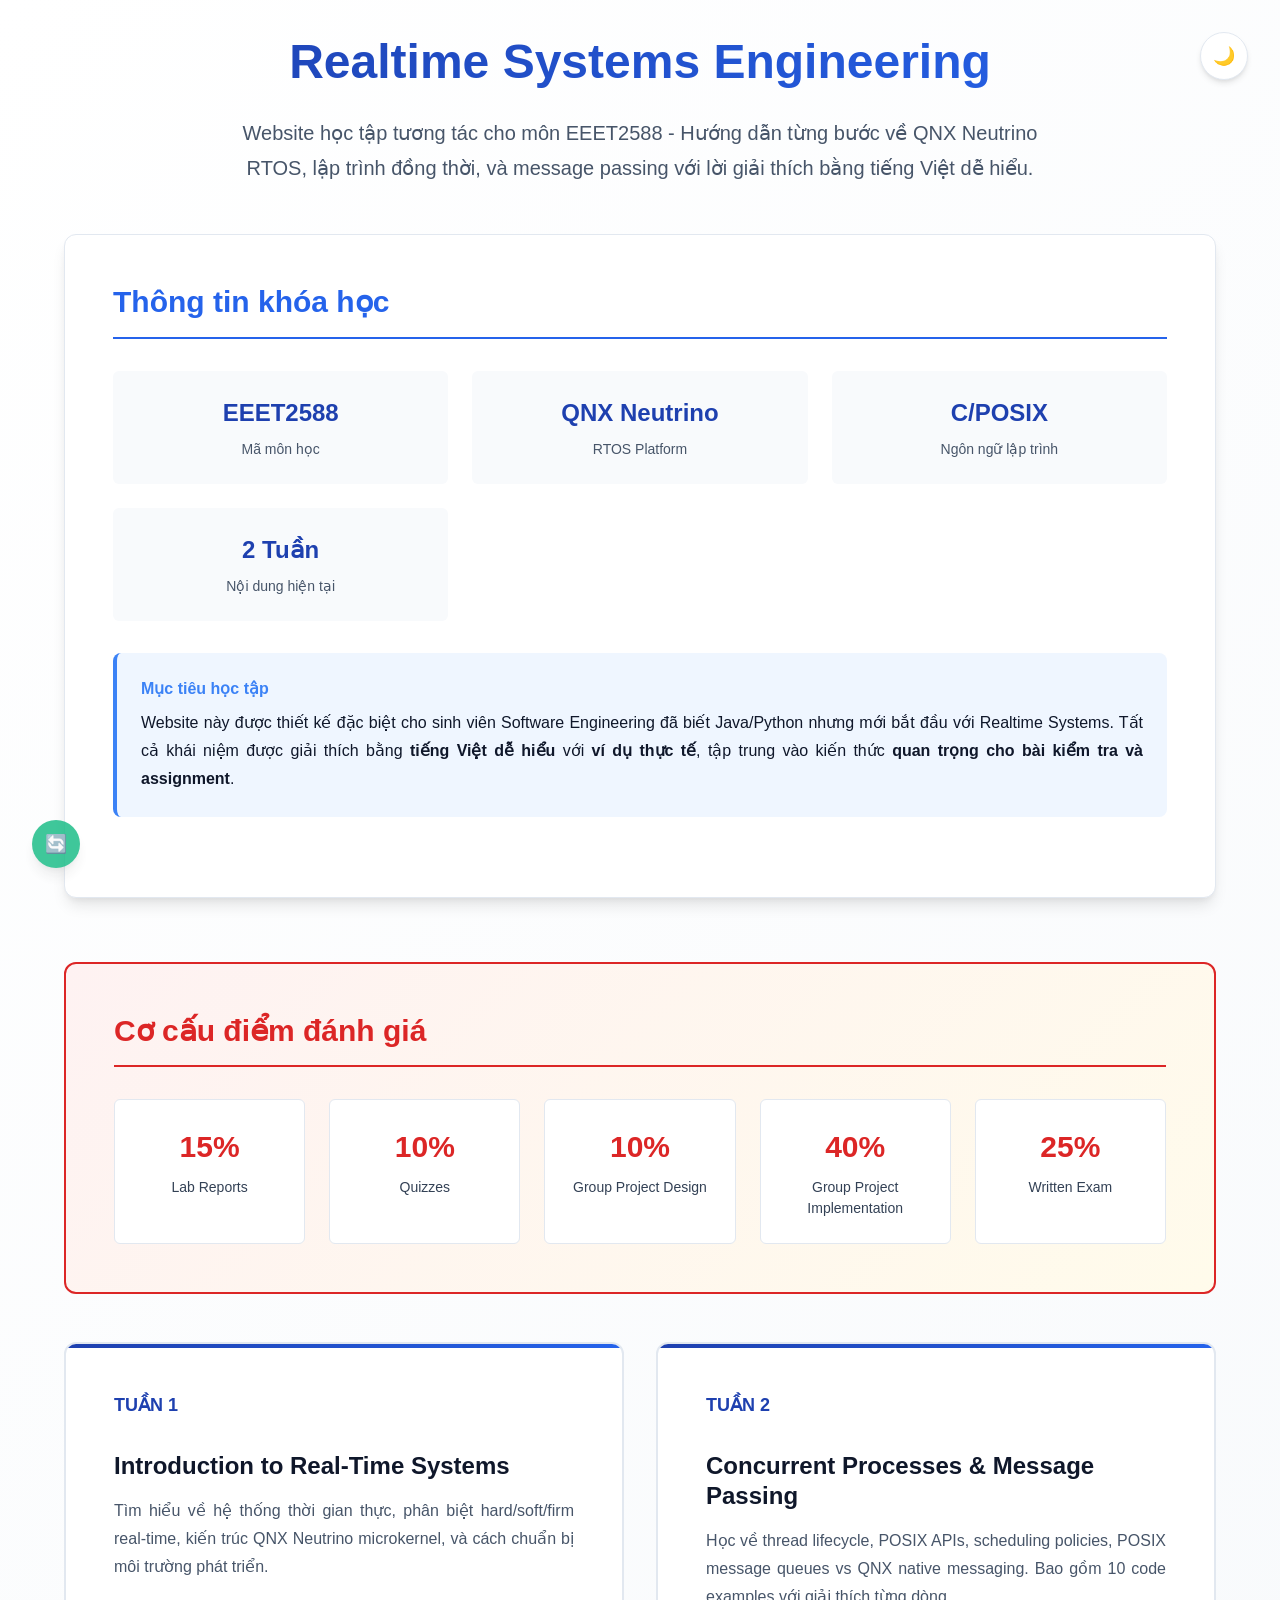
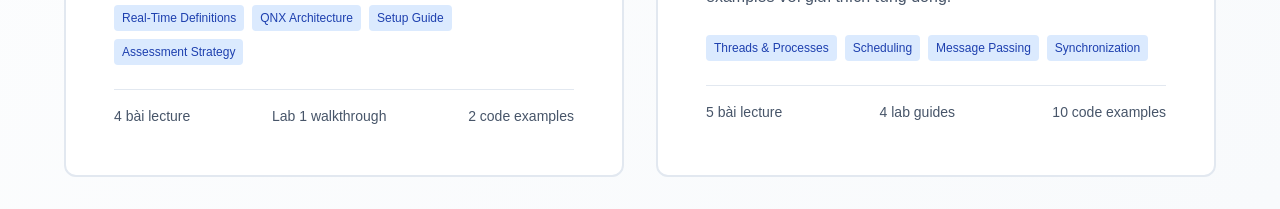
<file: website/index.html>
<!doctype html>
<html lang="vi" data-theme="light">
  <head>
    <meta charset="UTF-8" />
    <meta name="viewport" content="width=device-width, initial-scale=1.0" />
    <title>Realtime Systems Engineering - Tài liệu học tập tương tác</title>
    <meta name="description" content="Website học tập tương tác cho môn Realtime Systems Engineering (EEET2588) - Hệ thống hướng dẫn từng bước về QNX Neutrino RTOS, lập trình đồng thời, và message passing." />
    <link rel="stylesheet" href="assets/css/main.css" />
    <style>
      /* Homepage specific styles */
      .homepage {
        min-height: 100vh;
        display: flex;
        align-items: center;
        justify-content: center;
        padding: var(--space-xl) 5%;
        background: linear-gradient(135deg, var(--color-bg) 0%, var(--color-gray-50) 100%);
      }

      .homepage-content {
        max-width: 1200px;
        width: 100%;
        margin: 0 auto;
      }

      .homepage h1 {
        font-size: var(--font-size-5xl);
        margin-bottom: var(--space-lg);
        border-bottom: none;
        text-align: center;
        background: linear-gradient(135deg, var(--color-accent), var(--color-qnx));
        background-clip: text;
        -webkit-background-clip: text;
        -webkit-text-fill-color: transparent;
        color: var(--color-accent);
      }

      .homepage .subtitle {
        font-size: var(--font-size-xl);
        color: var(--color-gray-600);
        margin-bottom: var(--space-2xl);
        text-align: center;
        max-width: 800px;
        width: 100%;
        margin-left: auto;
        margin-right: auto;
        line-height: var(--line-height-relaxed);
      }

      .course-info {
        background: var(--color-bg);
        border: 1px solid var(--color-gray-200);
        border-radius: var(--radius-xl);
        padding: var(--space-2xl);
        margin-bottom: var(--space-3xl);
        box-shadow: var(--shadow-lg);
      }

      .course-info h2 {
        border-bottom: 2px solid var(--color-qnx);
        color: var(--color-qnx);
        margin-bottom: var(--space-xl);
      }

      .course-meta {
        display: grid;
        grid-template-columns: repeat(auto-fit, minmax(250px, 1fr));
        gap: var(--space-lg);
        margin-bottom: var(--space-xl);
      }

      .meta-item {
        text-align: center;
        padding: var(--space-lg);
        background: var(--color-gray-50);
        border-radius: var(--radius-md);
      }

      .meta-value {
        font-size: var(--font-size-2xl);
        font-weight: var(--font-weight-bold);
        color: var(--color-accent);
        margin-bottom: var(--space-sm);
      }

      .meta-label {
        font-size: var(--font-size-sm);
        color: var(--color-gray-600);
      }

      .week-grid {
        display: grid;
        grid-template-columns: repeat(auto-fit, minmax(350px, 1fr));
        gap: var(--space-xl);
        margin-top: var(--space-2xl);
      }

      .week-card {
        background: var(--color-bg);
        border: 2px solid var(--color-gray-200);
        border-radius: var(--radius-xl);
        padding: var(--space-2xl);
        text-decoration: none;
        color: var(--color-text);
        transition: all var(--transition-base);
        position: relative;
        overflow: hidden;
      }

      .week-card::before {
        content: '';
        position: absolute;
        top: 0;
        left: 0;
        right: 0;
        height: 4px;
        background: linear-gradient(90deg, var(--color-accent), var(--color-qnx));
      }

      .week-card:hover {
        border-color: var(--color-accent);
        box-shadow: var(--shadow-2xl);
        transform: translateY(-6px);
      }

      .week-number {
        font-size: var(--font-size-lg);
        font-weight: var(--font-weight-bold);
        color: var(--color-accent);
        margin-bottom: var(--space-sm);
      }

      .week-title {
        font-size: var(--font-size-2xl);
        font-weight: var(--font-weight-bold);
        margin-bottom: var(--space-md);
        border-bottom: none;
        color: var(--color-text);
      }

      .week-description {
        color: var(--color-gray-600);
        font-size: var(--font-size-base);
        line-height: var(--line-height-relaxed);
        margin-bottom: var(--space-lg);
      }

      .week-topics {
        display: flex;
        flex-wrap: wrap;
        gap: var(--space-sm);
        margin-bottom: var(--space-lg);
      }

      .topic-tag {
        padding: var(--space-xs) var(--space-sm);
        background: var(--color-accent-light);
        color: var(--color-accent);
        border-radius: var(--radius-sm);
        font-size: var(--font-size-xs);
        font-weight: var(--font-weight-medium);
      }

      .week-stats {
        display: flex;
        justify-content: space-between;
        align-items: center;
        padding-top: var(--space-md);
        border-top: 1px solid var(--color-gray-200);
        font-size: var(--font-size-sm);
        color: var(--color-gray-600);
      }

      .assessment-overview {
        background: linear-gradient(135deg, var(--color-exam-bg), var(--color-warning-bg));
        border: 2px solid var(--color-exam);
        border-radius: var(--radius-xl);
        padding: var(--space-2xl);
        margin-top: var(--space-3xl);
      }

      .assessment-overview h2 {
        color: var(--color-exam);
        border-bottom-color: var(--color-exam);
        margin-bottom: var(--space-xl);
      }

      .assessment-grid {
        display: grid;
        grid-template-columns: repeat(auto-fit, minmax(180px, 1fr));
        gap: var(--space-lg);
      }

      .assessment-item {
        background: var(--color-bg);
        padding: var(--space-lg);
        border-radius: var(--radius-md);
        text-align: center;
        border: 1px solid var(--color-gray-200);
      }

      .assessment-percentage {
        font-size: var(--font-size-3xl);
        font-weight: var(--font-weight-bold);
        color: var(--color-exam);
        margin-bottom: var(--space-sm);
      }

      .assessment-label {
        font-size: var(--font-size-sm);
        color: var(--color-gray-700);
        font-weight: var(--font-weight-medium);
      }

      @media (max-width: 768px) {
        .homepage h1 {
          font-size: var(--font-size-4xl);
        }

        .homepage .subtitle {
          font-size: var(--font-size-lg);
        }

        .week-grid {
          grid-template-columns: 1fr;
        }

        .course-meta {
          grid-template-columns: repeat(2, 1fr);
        }

        .assessment-grid {
          grid-template-columns: repeat(2, 1fr);
        }
      }
    </style>
  </head>
  <body class="homepage-layout no-transition">
    <div class="homepage">
      <div class="homepage-content">
        <h1>Realtime Systems Engineering</h1>
        <p class="subtitle">
          Website học tập tương tác cho môn EEET2588 - Hướng dẫn từng bước về QNX Neutrino RTOS, lập trình đồng thời, và message passing với lời giải thích bằng tiếng Việt dễ hiểu.
        </p>

        <!-- Course Information -->
        <div class="course-info">
          <h2>Thông tin khóa học</h2>
          <div class="course-meta">
            <div class="meta-item">
              <div class="meta-value">EEET2588</div>
              <div class="meta-label">Mã môn học</div>
            </div>
            <div class="meta-item">
              <div class="meta-value">QNX Neutrino</div>
              <div class="meta-label">RTOS Platform</div>
            </div>
            <div class="meta-item">
              <div class="meta-value">C/POSIX</div>
              <div class="meta-label">Ngôn ngữ lập trình</div>
            </div>
            <div class="meta-item">
              <div class="meta-value">2 Tuần</div>
              <div class="meta-label">Nội dung hiện tại</div>
            </div>
          </div>

          <div class="callout info">
            <div class="callout-title">Mục tiêu học tập</div>
            <div class="callout-content">
              <p>Website này được thiết kế đặc biệt cho sinh viên Software Engineering đã biết Java/Python nhưng mới bắt đầu với Realtime Systems. Tất cả khái niệm được giải thích bằng <strong>tiếng Việt dễ hiểu</strong> với <strong>ví dụ thực tế</strong>, tập trung vào kiến thức <strong>quan trọng cho bài kiểm tra và assignment</strong>.</p>
            </div>
          </div>
        </div>

        <!-- Assessment Overview -->
        <div class="assessment-overview">
          <h2>Cơ cấu điểm đánh giá</h2>
          <div class="assessment-grid">
            <div class="assessment-item">
              <div class="assessment-percentage">15%</div>
              <div class="assessment-label">Lab Reports</div>
            </div>
            <div class="assessment-item">
              <div class="assessment-percentage">10%</div>
              <div class="assessment-label">Quizzes</div>
            </div>
            <div class="assessment-item">
              <div class="assessment-percentage">10%</div>
              <div class="assessment-label">Group Project Design</div>
            </div>
            <div class="assessment-item">
              <div class="assessment-percentage">40%</div>
              <div class="assessment-label">Group Project Implementation</div>
            </div>
            <div class="assessment-item">
              <div class="assessment-percentage">25%</div>
              <div class="assessment-label">Written Exam</div>
            </div>
          </div>
        </div>

        <!-- Week Navigation -->
        <div class="week-grid">
          <a href="Week01/index.html" class="week-card">
            <div class="week-number">TUẦN 1</div>
            <h3 class="week-title">Introduction to Real-Time Systems</h3>
            <p class="week-description">
              Tìm hiểu về hệ thống thời gian thực, phân biệt hard/soft/firm real-time, kiến trúc QNX Neutrino microkernel, và cách chuẩn bị môi trường phát triển.
            </p>
            <div class="week-topics">
              <span class="topic-tag">Real-Time Definitions</span>
              <span class="topic-tag">QNX Architecture</span>
              <span class="topic-tag">Setup Guide</span>
              <span class="topic-tag">Assessment Strategy</span>
            </div>
            <div class="week-stats">
              <span>4 bài lecture</span>
              <span>Lab 1 walkthrough</span>
              <span>2 code examples</span>
            </div>
          </a>

          <a href="Week02/index.html" class="week-card">
            <div class="week-number">TUẦN 2</div>
            <h3 class="week-title">Concurrent Processes & Message Passing</h3>
            <p class="week-description">
              Học về thread lifecycle, POSIX APIs, scheduling policies, POSIX message queues vs QNX native messaging. Bao gồm 10 code examples với giải thích từng dòng.
            </p>
            <div class="week-topics">
              <span class="topic-tag">Threads & Processes</span>
              <span class="topic-tag">Scheduling</span>
              <span class="topic-tag">Message Passing</span>
              <span class="topic-tag">Synchronization</span>
            </div>
            <div class="week-stats">
              <span>5 bài lecture</span>
              <span>4 lab guides</span>
              <span>10 code examples</span>
            </div>
          </a>
        </div>

      </div>
    </div>

    <!-- Theme Toggle Button -->
    <button class="theme-toggle" id="themeToggle">🌙</button>

    <!-- JavaScript -->
    <script src="assets/js/main.js"></script>
  </body>
</html>
</file>
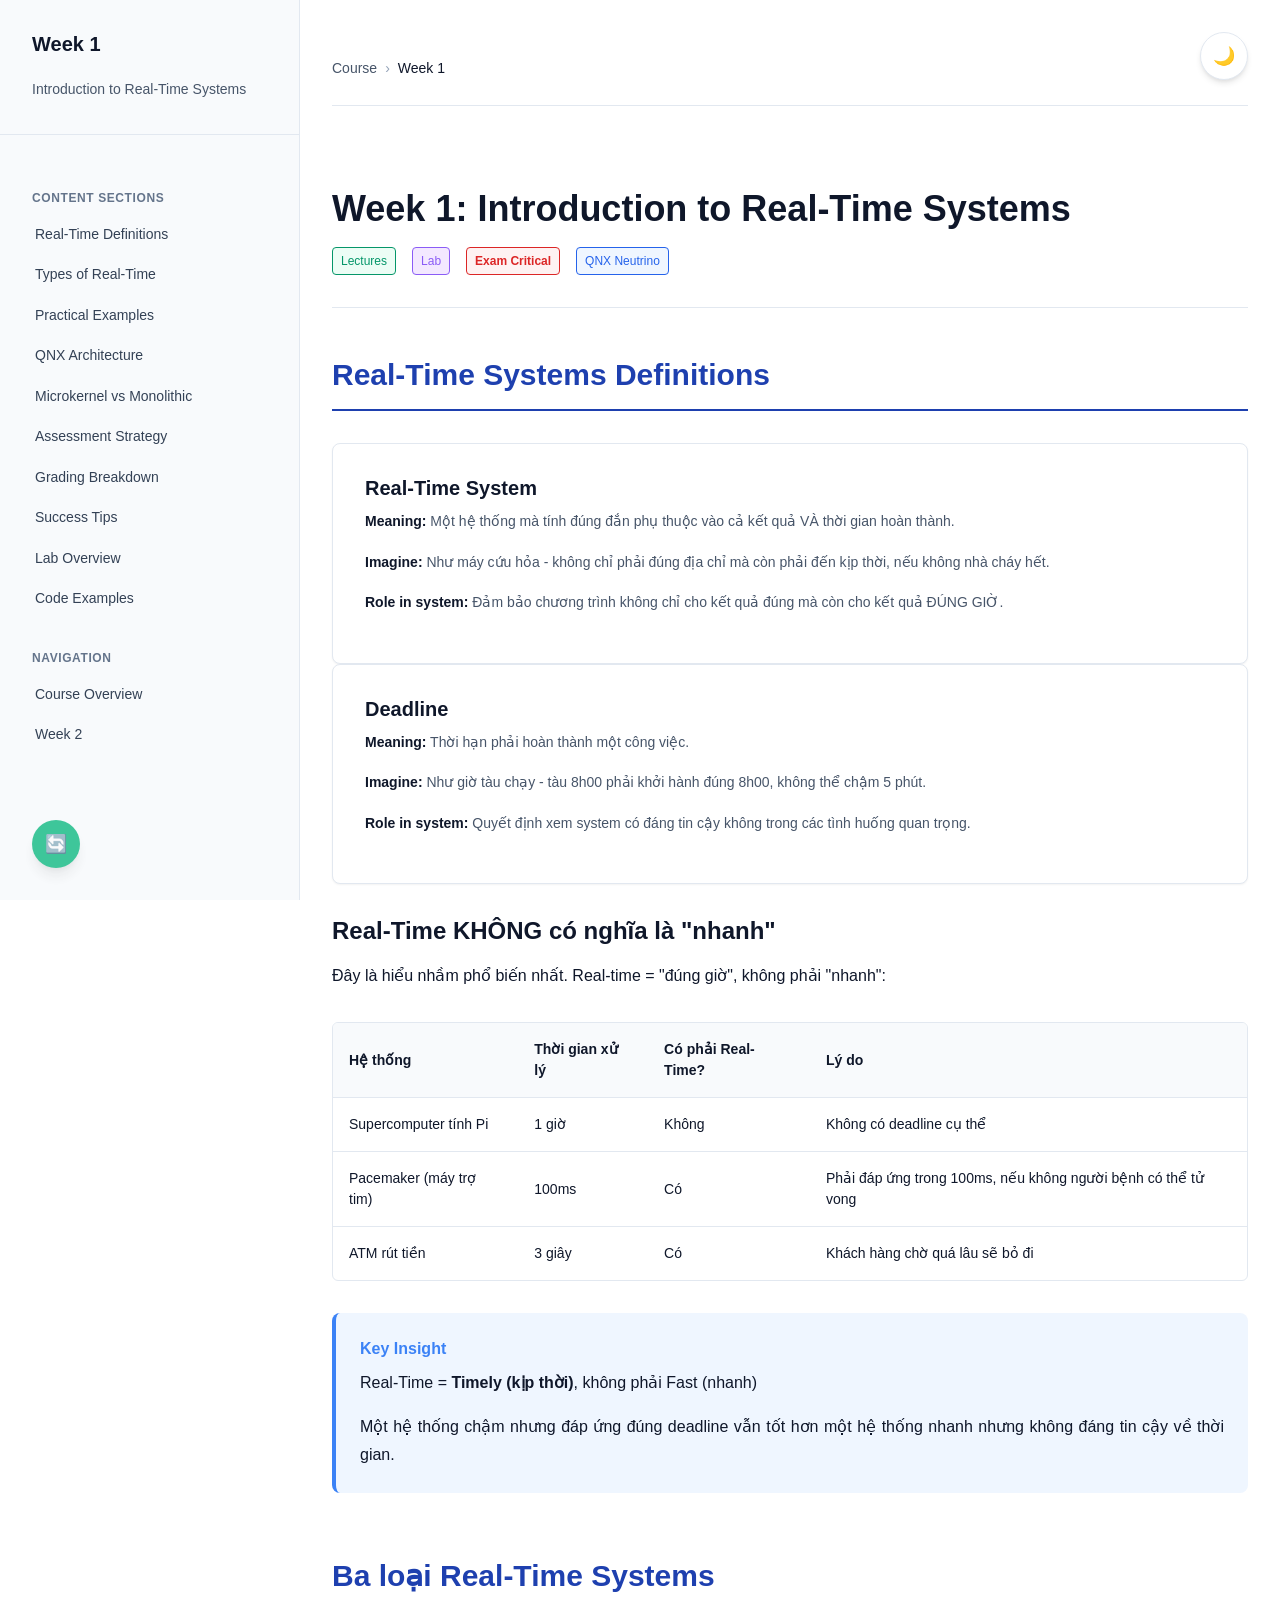
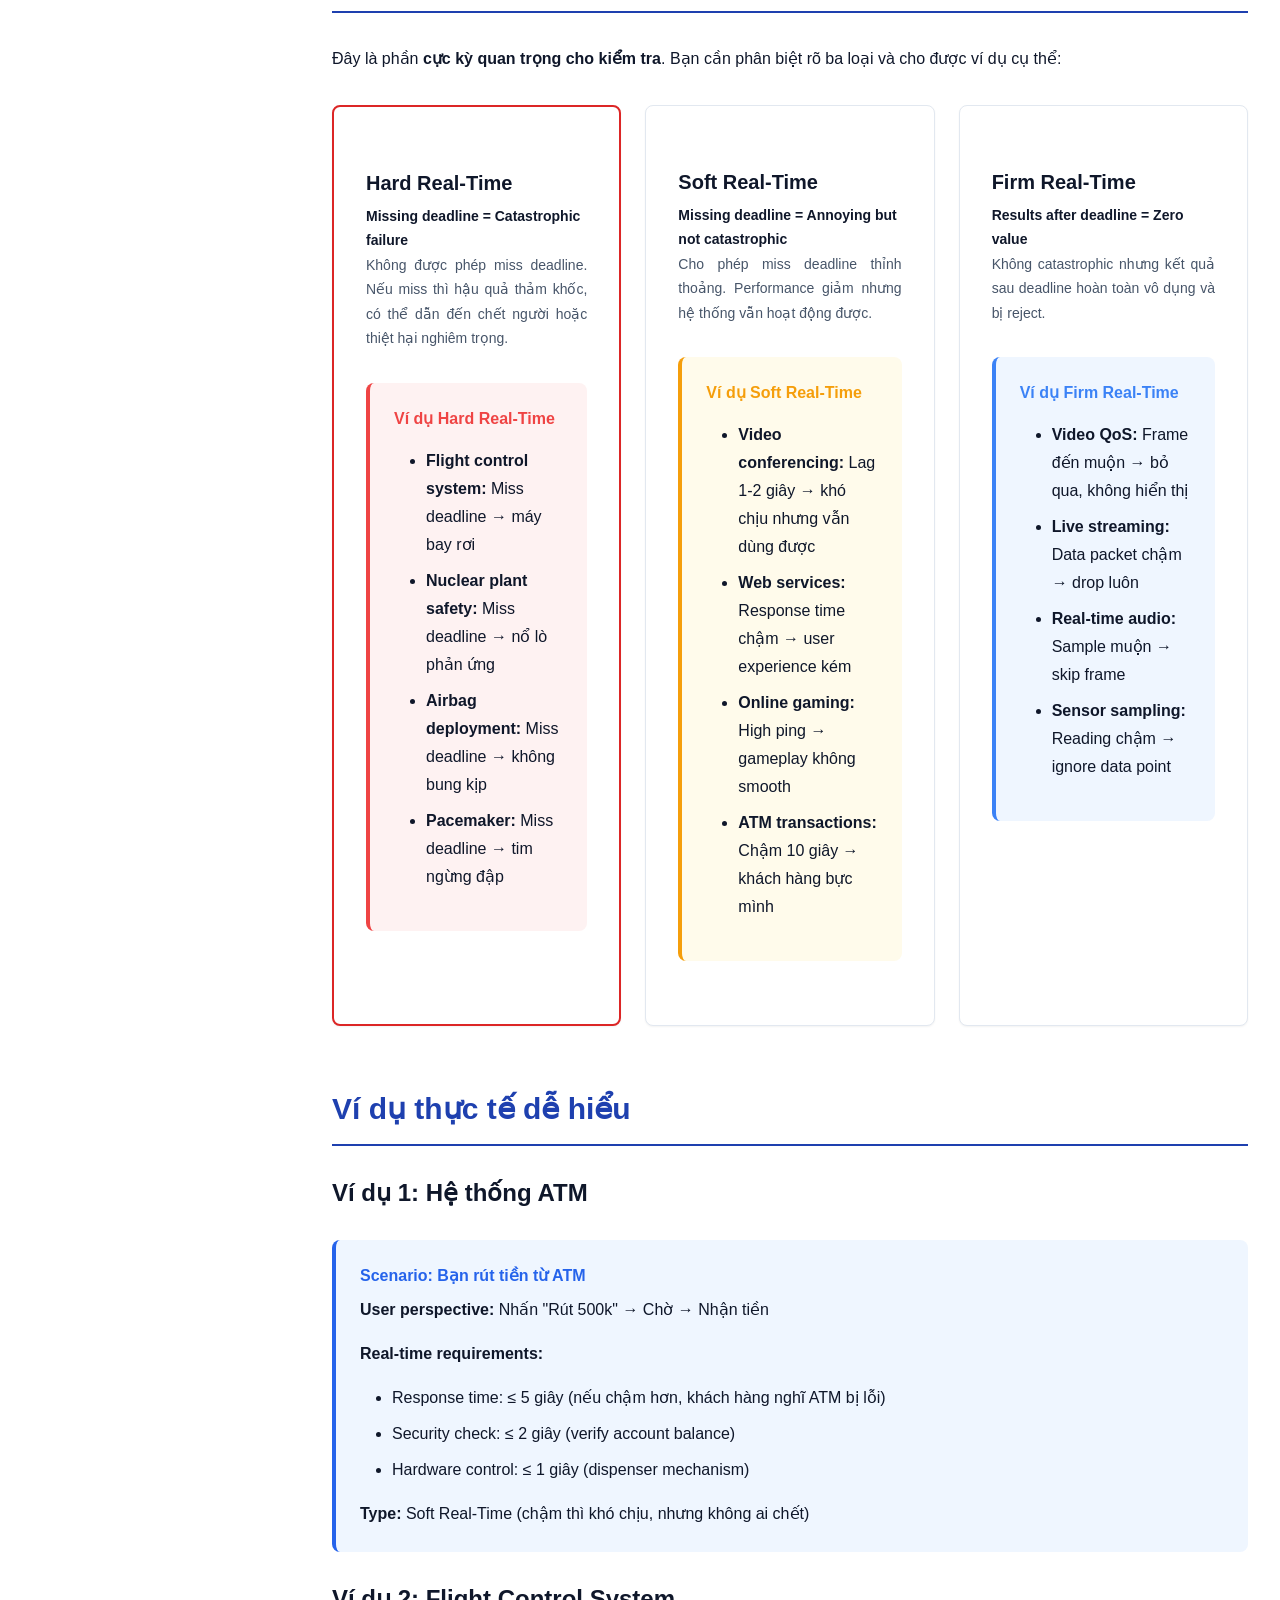
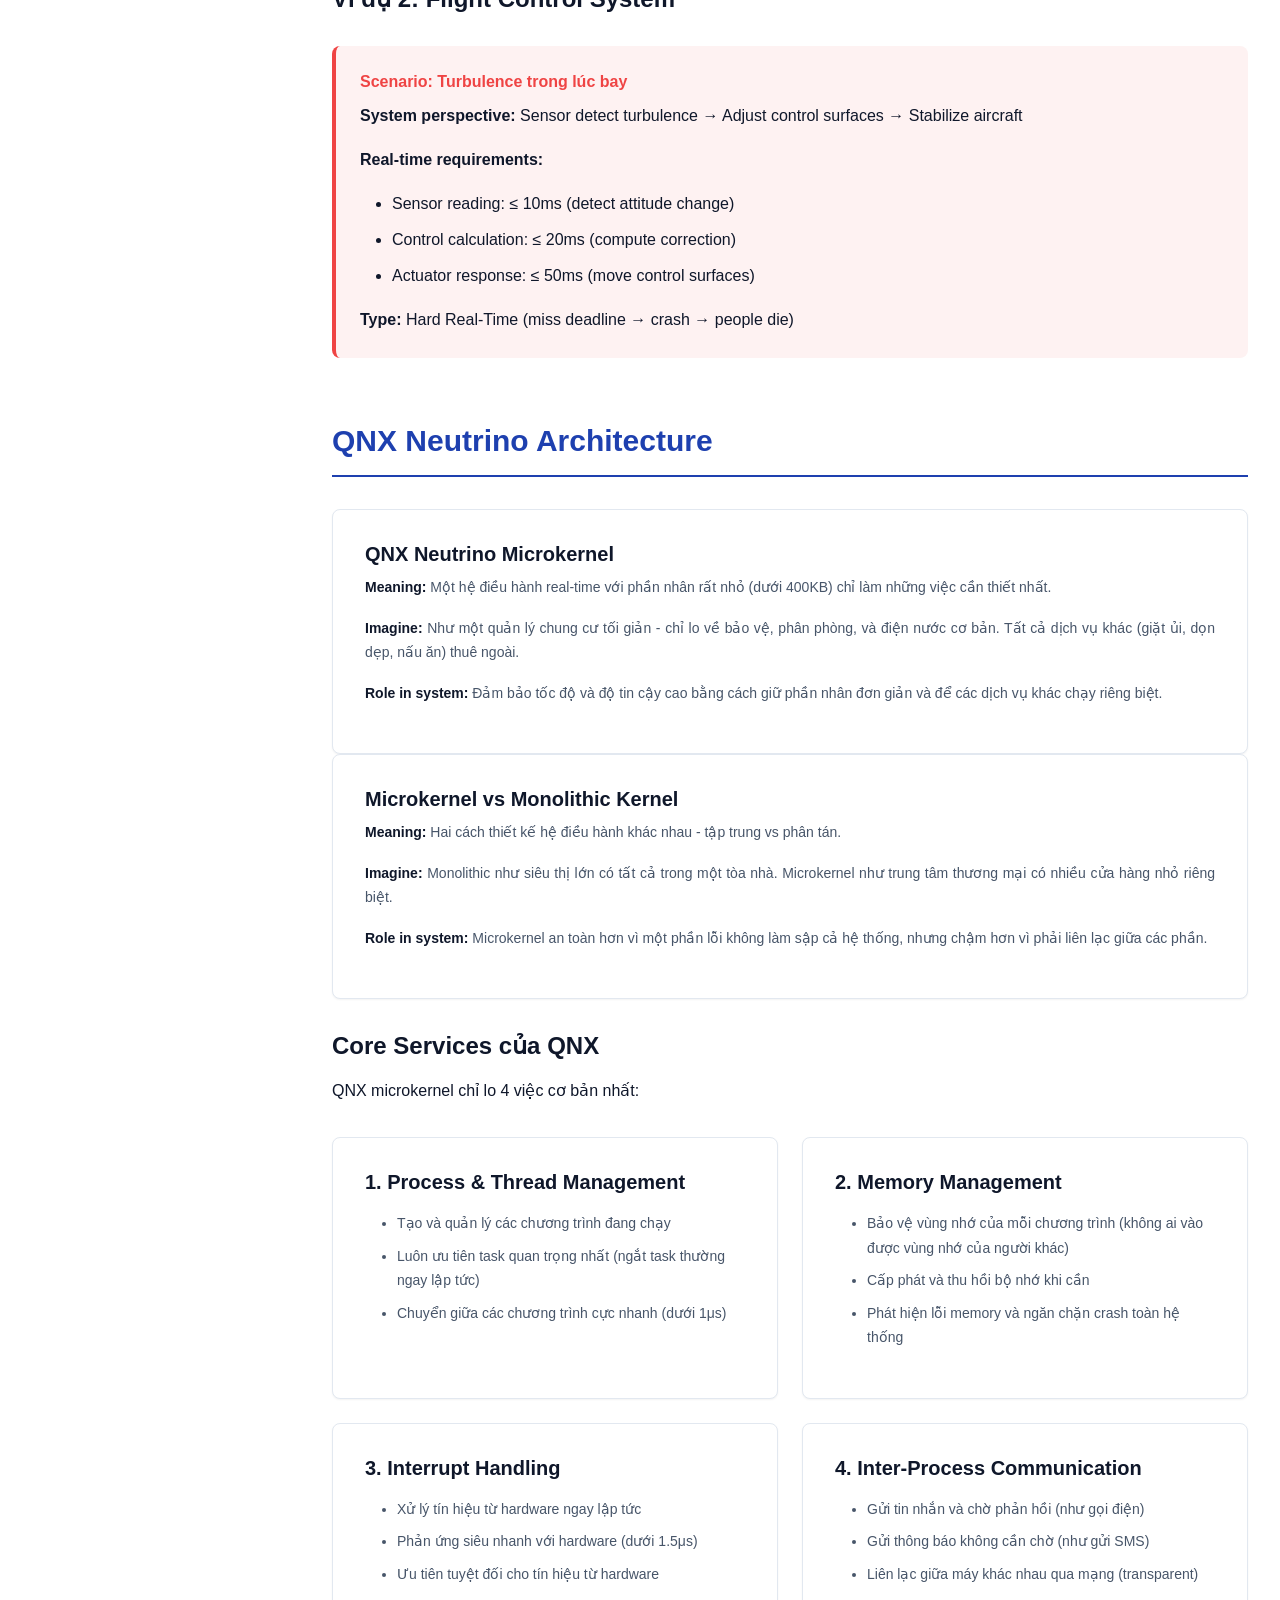
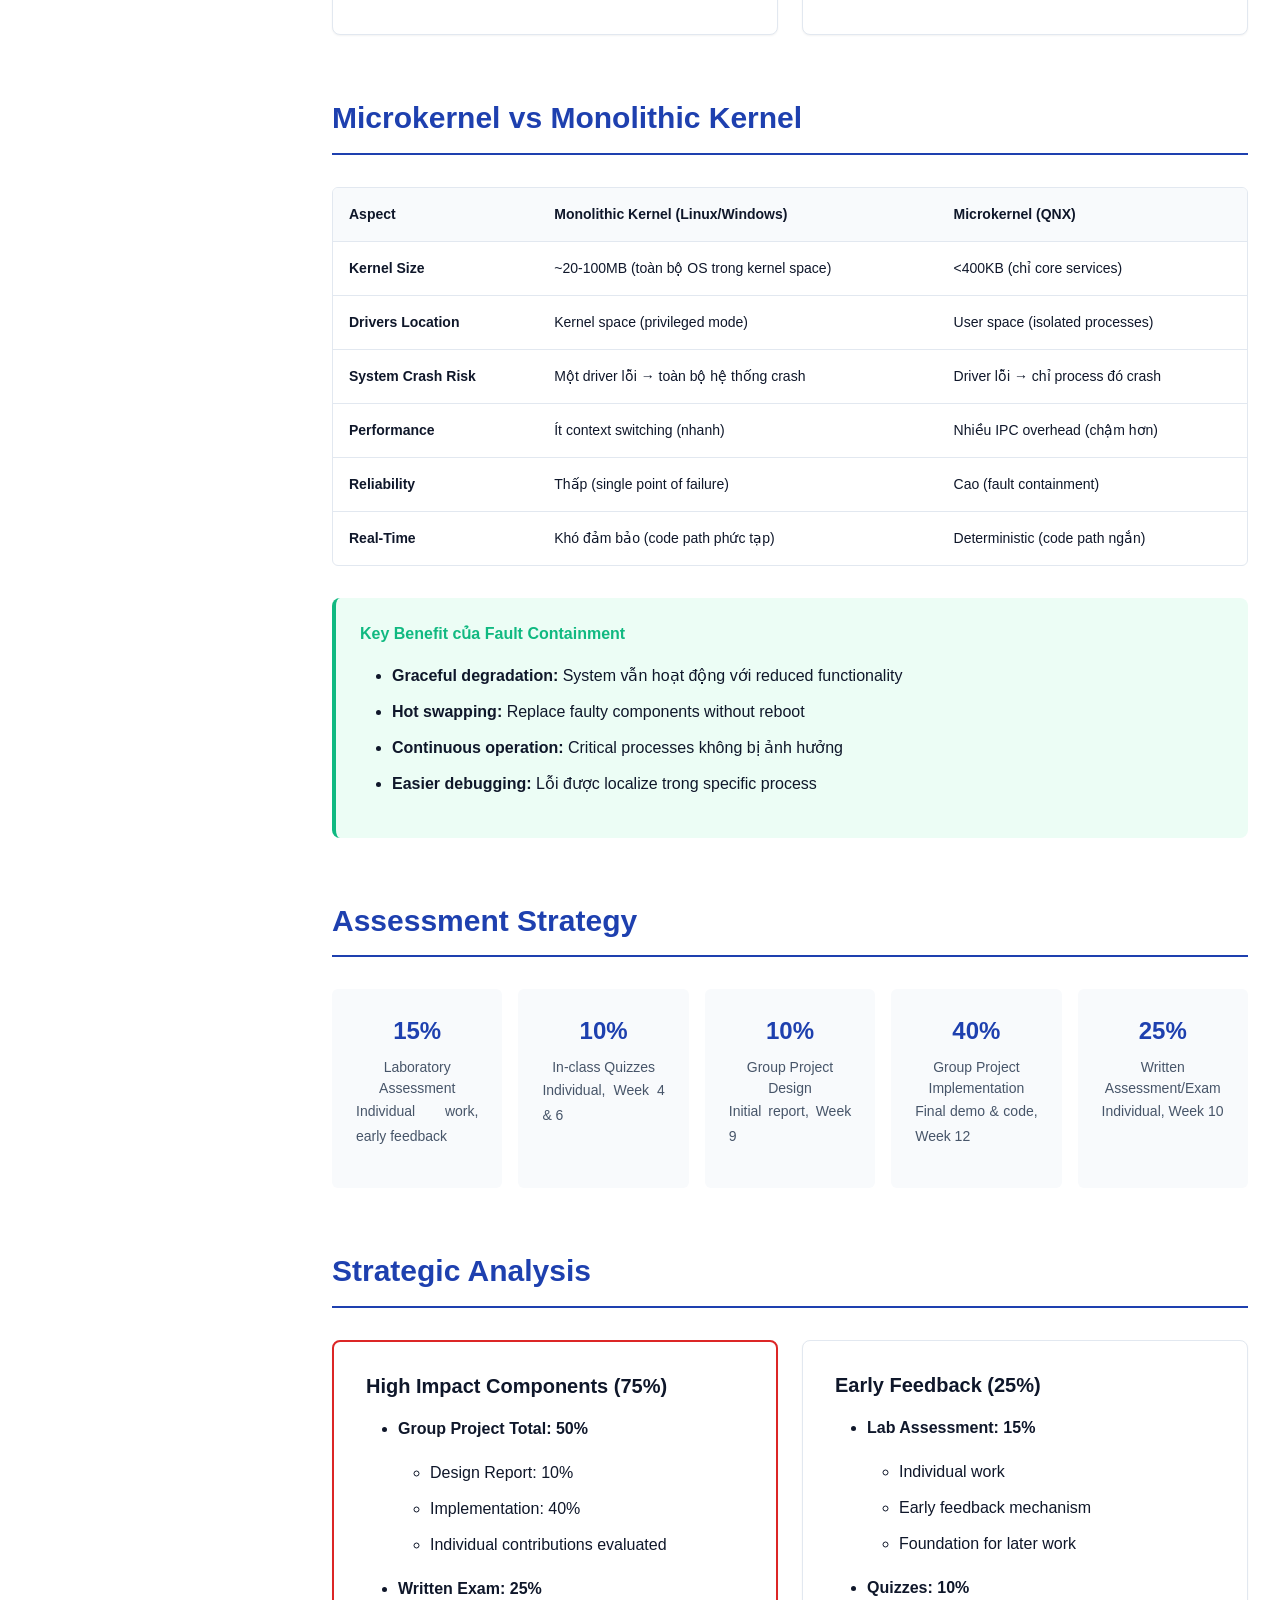
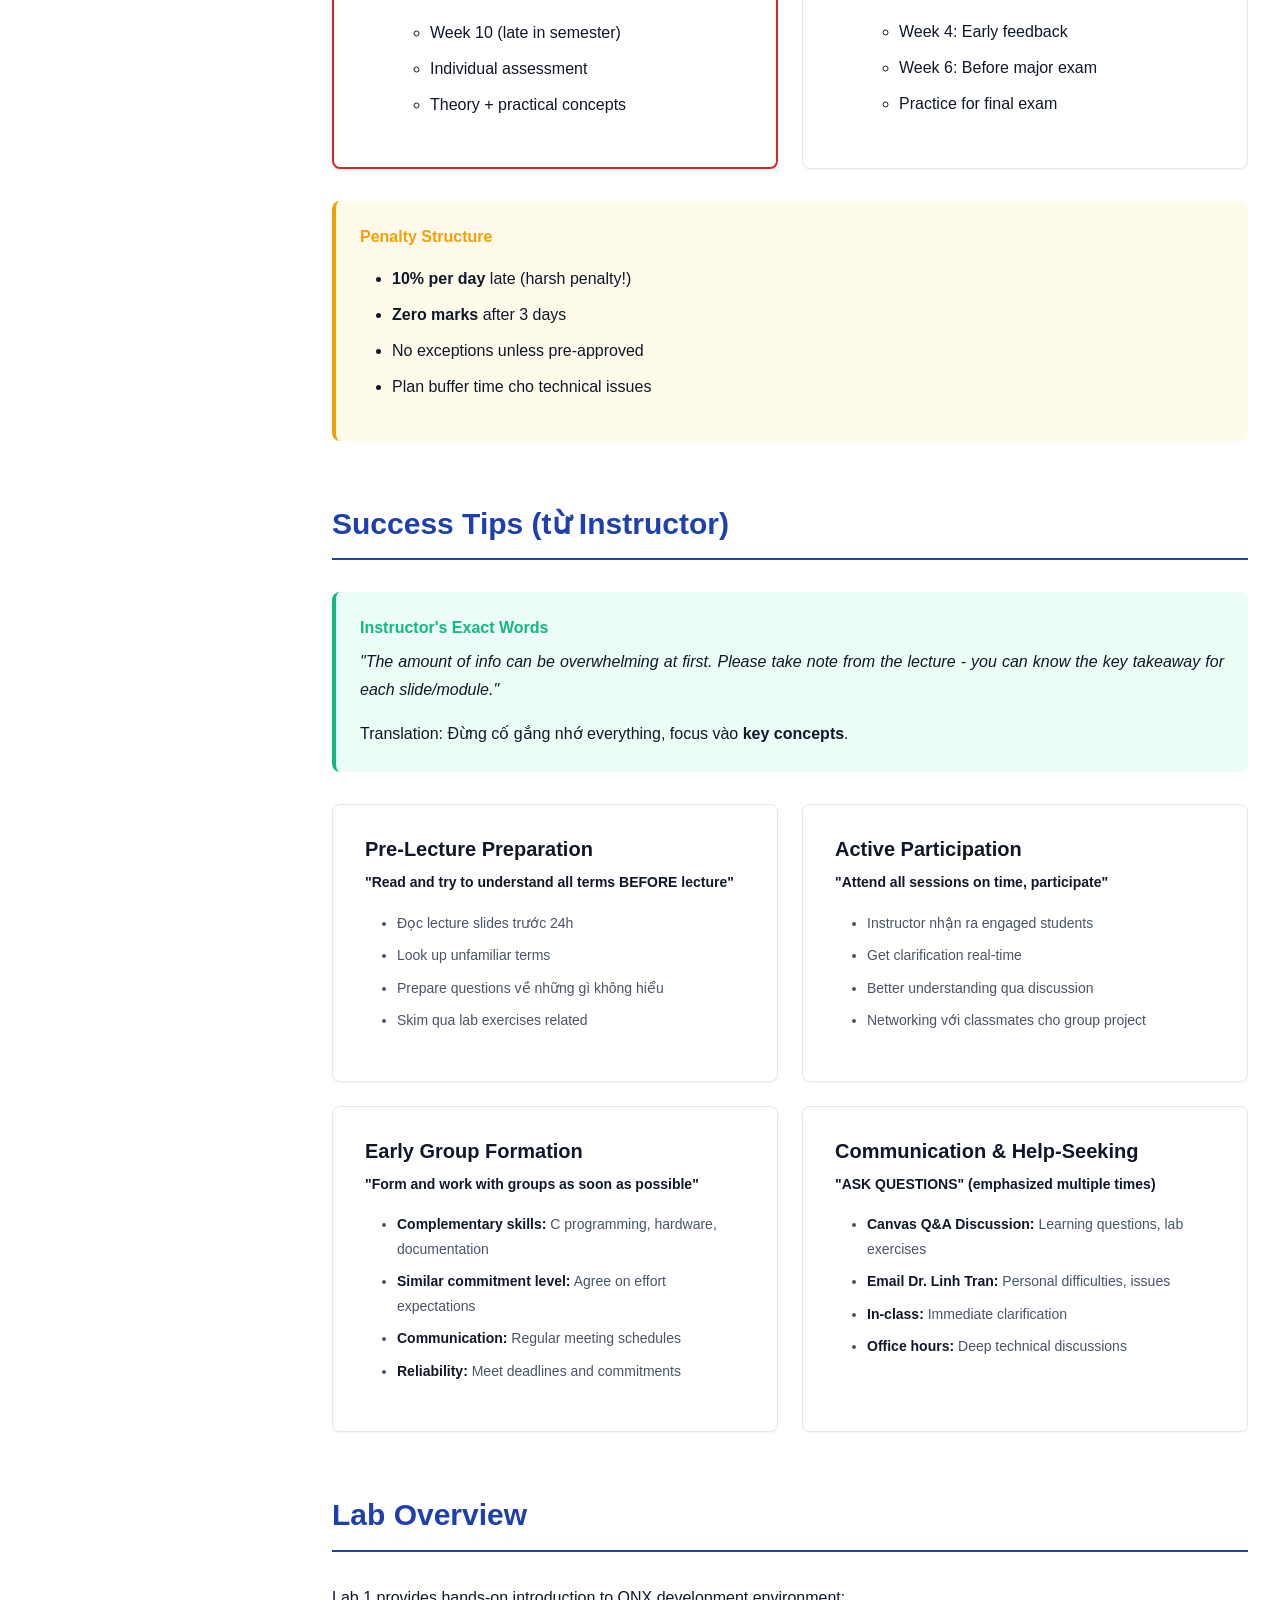
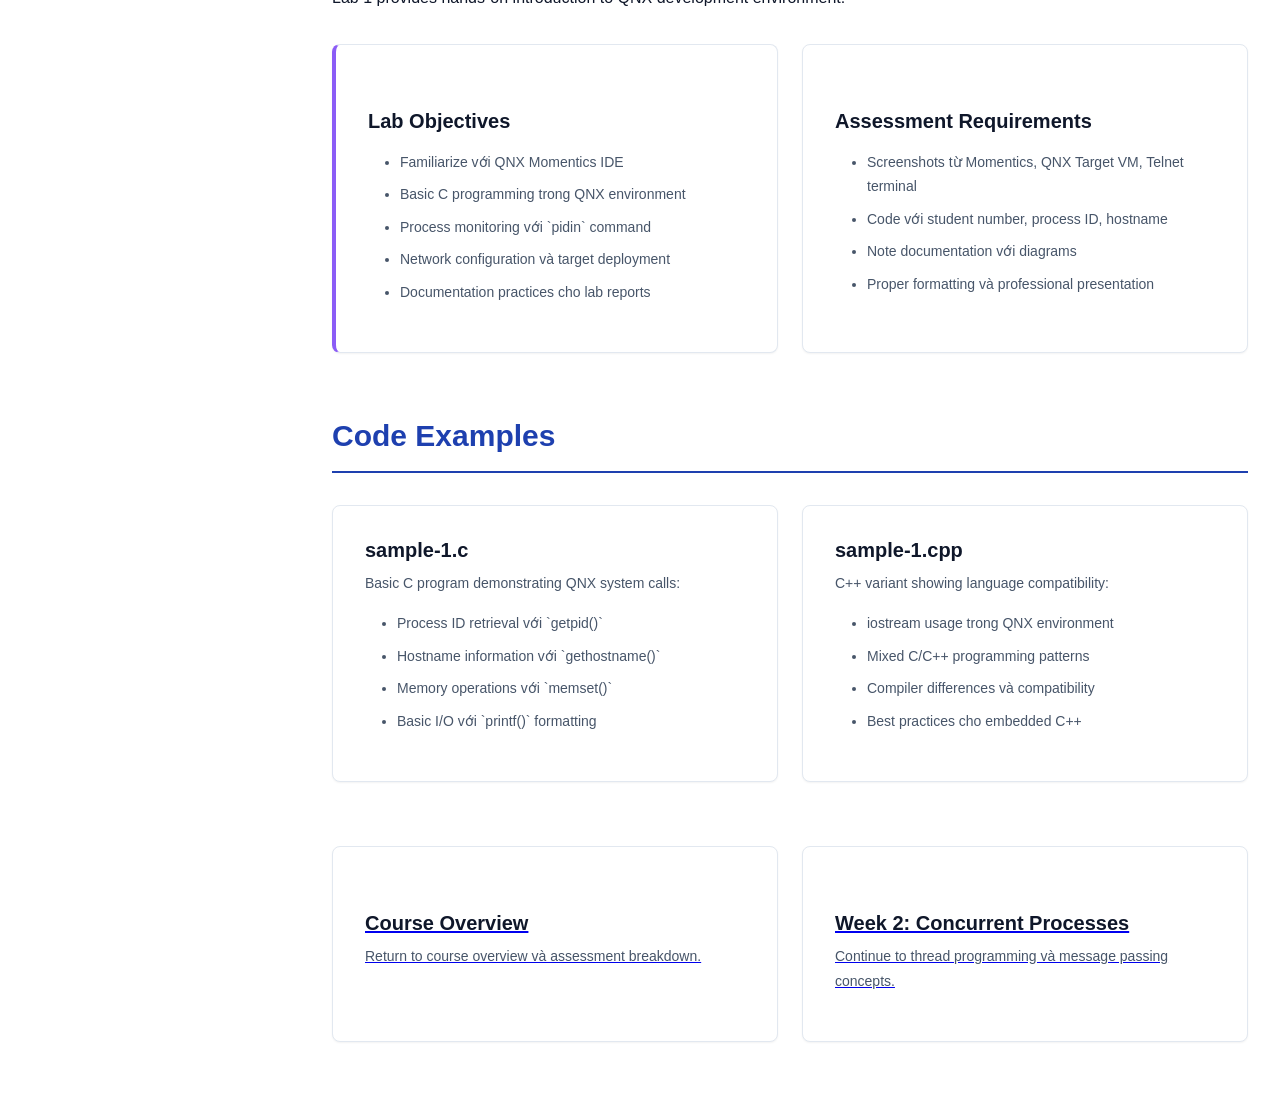
<file: website/Week01/index.html>
<!doctype html>
<html lang="vi" data-theme="light">
  <head>
    <meta charset="UTF-8" />
    <meta name="viewport" content="width=device-width, initial-scale=1.0" />
    <title>Week 1: Introduction to Real-Time Systems - RTS Learning</title>
    <meta name="description" content="Tuần 1: Real-Time Systems, QNX Neutrino microkernel, và assessment strategy cho môn EEET2588" />
    <link rel="stylesheet" href="../assets/css/main.css" />
  </head>

  <body>
    <!-- Sidebar Navigation -->
    <aside class="sidebar" id="sidebar-container">
      <div class="sidebar-header">
        <h2>Week 1</h2>
        <p class="sidebar-subtitle">Introduction to Real-Time Systems</p>
      </div>

      <nav class="sidebar-nav">
        <h3>Content Sections</h3>
        <ul>
          <li><a href="#definitions" class="lecture-link exam-critical">Real-Time Definitions</a></li>
          <li><a href="#types" class="lecture-link exam-critical">Types of Real-Time</a></li>
          <li><a href="#examples" class="lecture-link">Practical Examples</a></li>
          <li><a href="#qnx-architecture" class="lecture-link exam-critical">QNX Architecture</a></li>
          <li><a href="#microkernel" class="lecture-link">Microkernel vs Monolithic</a></li>
          <li><a href="#assessment" class="lecture-link">Assessment Strategy</a></li>
          <li><a href="#grading" class="lecture-link">Grading Breakdown</a></li>
          <li><a href="#success-tips" class="lecture-link">Success Tips</a></li>
          <li><a href="#lab-overview" class="lab-link">Lab Overview</a></li>
          <li><a href="#code-examples" class="lecture-link">Code Examples</a></li>
        </ul>

        <h3>Navigation</h3>
        <ul>
          <li><a href="../index.html">Course Overview</a></li>
          <li><a href="../Week02/index.html">Week 2</a></li>
        </ul>
      </nav>
    </aside>

    <!-- Main Content -->
    <main class="content">
      <div class="container">
        <!-- Breadcrumb -->
        <nav class="breadcrumb">
          <ul class="breadcrumb-list">
            <li class="breadcrumb-item"><a href="../index.html" class="breadcrumb-link">Course</a></li>
            <li class="breadcrumb-item"><span class="breadcrumb-current">Week 1</span></li>
          </ul>
        </nav>

        <!-- Content Header -->
        <div class="content-header">
          <h1>Week 1: Introduction to Real-Time Systems</h1>
          <div class="meta">
            <span class="content-tag lecture">Lectures</span>
            <span class="content-tag lab">Lab</span>
            <span class="content-tag exam-critical">Exam Critical</span>
            <span class="content-tag qnx">QNX Neutrino</span>
          </div>
        </div>

        <!-- Real-Time Systems Definitions -->
        <section class="section" id="definitions">
          <h2>Real-Time Systems Definitions</h2>

          <div class="card">
            <h4 class="card-title">Real-Time System</h4>
            <div class="card-description">
              <p><strong>Meaning:</strong> Một hệ thống mà tính đúng đắn phụ thuộc vào cả kết quả VÀ thời gian hoàn thành.</p>
              <p><strong>Imagine:</strong> Như máy cứu hỏa - không chỉ phải đúng địa chỉ mà còn phải đến kịp thời, nếu không nhà cháy hết.</p>
              <p><strong>Role in system:</strong> Đảm bảo chương trình không chỉ cho kết quả đúng mà còn cho kết quả ĐÚNG GIỜ.</p>
            </div>
          </div>

          <div class="card">
            <h4 class="card-title">Deadline</h4>
            <div class="card-description">
              <p><strong>Meaning:</strong> Thời hạn phải hoàn thành một công việc.</p>
              <p><strong>Imagine:</strong> Như giờ tàu chạy - tàu 8h00 phải khởi hành đúng 8h00, không thể chậm 5 phút.</p>
              <p><strong>Role in system:</strong> Quyết định xem system có đáng tin cậy không trong các tình huống quan trọng.</p>
            </div>
          </div>

          <h3>Real-Time KHÔNG có nghĩa là "nhanh"</h3>

          <p>Đây là hiểu nhầm phổ biến nhất. Real-time = "đúng giờ", không phải "nhanh":</p>

          <div class="table-wrapper">
            <table>
              <thead>
                <tr>
                  <th>Hệ thống</th>
                  <th>Thời gian xử lý</th>
                  <th>Có phải Real-Time?</th>
                  <th>Lý do</th>
                </tr>
              </thead>
              <tbody>
                <tr>
                  <td>Supercomputer tính Pi</td>
                  <td>1 giờ</td>
                  <td>Không</td>
                  <td>Không có deadline cụ thể</td>
                </tr>
                <tr>
                  <td>Pacemaker (máy trợ tim)</td>
                  <td>100ms</td>
                  <td>Có</td>
                  <td>Phải đáp ứng trong 100ms, nếu không người bệnh có thể tử vong</td>
                </tr>
                <tr>
                  <td>ATM rút tiền</td>
                  <td>3 giây</td>
                  <td>Có</td>
                  <td>Khách hàng chờ quá lâu sẽ bỏ đi</td>
                </tr>
              </tbody>
            </table>
          </div>

          <div class="callout info">
            <div class="callout-title">Key Insight</div>
            <div class="callout-content">
              <p>Real-Time = <strong>Timely (kịp thời)</strong>, không phải Fast (nhanh)</p>
              <p>Một hệ thống chậm nhưng đáp ứng đúng deadline vẫn tốt hơn một hệ thống nhanh nhưng không đáng tin cậy về thời gian.</p>
            </div>
          </div>
        </section>

        <!-- Types of Real-Time -->
        <section class="section" id="types">
          <h2>Ba loại Real-Time Systems</h2>

          <p>Đây là phần <strong>cực kỳ quan trọng cho kiểm tra</strong>. Bạn cần phân biệt rõ ba loại và cho được ví dụ cụ thể:</p>

          <div class="grid-3">
            <div class="card exam-card">
              <h3 class="card-title">Hard Real-Time</h3>
              <div class="card-description">
                <strong>Missing deadline = Catastrophic failure</strong>
                <p>Không được phép miss deadline. Nếu miss thì hậu quả thảm khốc, có thể dẫn đến chết người hoặc thiệt hại nghiêm trọng.</p>
              </div>
              <div class="callout danger">
                <div class="callout-title">Ví dụ Hard Real-Time</div>
                <div class="callout-content">
                  <ul>
                    <li><strong>Flight control system:</strong> Miss deadline → máy bay rơi</li>
                    <li><strong>Nuclear plant safety:</strong> Miss deadline → nổ lò phản ứng</li>
                    <li><strong>Airbag deployment:</strong> Miss deadline → không bung kịp</li>
                    <li><strong>Pacemaker:</strong> Miss deadline → tim ngừng đập</li>
                  </ul>
                </div>
              </div>
            </div>

            <div class="card">
              <h3 class="card-title">Soft Real-Time</h3>
              <div class="card-description">
                <strong>Missing deadline = Annoying but not catastrophic</strong>
                <p>Cho phép miss deadline thỉnh thoảng. Performance giảm nhưng hệ thống vẫn hoạt động được.</p>
              </div>
              <div class="callout warning">
                <div class="callout-title">Ví dụ Soft Real-Time</div>
                <div class="callout-content">
                  <ul>
                    <li><strong>Video conferencing:</strong> Lag 1-2 giây → khó chịu nhưng vẫn dùng được</li>
                    <li><strong>Web services:</strong> Response time chậm → user experience kém</li>
                    <li><strong>Online gaming:</strong> High ping → gameplay không smooth</li>
                    <li><strong>ATM transactions:</strong> Chậm 10 giây → khách hàng bực mình</li>
                  </ul>
                </div>
              </div>
            </div>

            <div class="card">
              <h3 class="card-title">Firm Real-Time</h3>
              <div class="card-description">
                <strong>Results after deadline = Zero value</strong>
                <p>Không catastrophic nhưng kết quả sau deadline hoàn toàn vô dụng và bị reject.</p>
              </div>
              <div class="callout info">
                <div class="callout-title">Ví dụ Firm Real-Time</div>
                <div class="callout-content">
                  <ul>
                    <li><strong>Video QoS:</strong> Frame đến muộn → bỏ qua, không hiển thị</li>
                    <li><strong>Live streaming:</strong> Data packet chậm → drop luôn</li>
                    <li><strong>Real-time audio:</strong> Sample muộn → skip frame</li>
                    <li><strong>Sensor sampling:</strong> Reading chậm → ignore data point</li>
                  </ul>
                </div>
              </div>
            </div>
          </div>
        </section>

        <!-- Practical Examples -->
        <section class="section" id="examples">
          <h2>Ví dụ thực tế dễ hiểu</h2>

          <h3>Ví dụ 1: Hệ thống ATM</h3>

          <div class="callout qnx">
            <div class="callout-title">Scenario: Bạn rút tiền từ ATM</div>
            <div class="callout-content">
              <p><strong>User perspective:</strong> Nhấn "Rút 500k" → Chờ → Nhận tiền</p>
              <p><strong>Real-time requirements:</strong></p>
              <ul>
                <li>Response time: ≤ 5 giây (nếu chậm hơn, khách hàng nghĩ ATM bị lỗi)</li>
                <li>Security check: ≤ 2 giây (verify account balance)</li>
                <li>Hardware control: ≤ 1 giây (dispenser mechanism)</li>
              </ul>
              <p><strong>Type:</strong> Soft Real-Time (chậm thì khó chịu, nhưng không ai chết)</p>
            </div>
          </div>

          <h3>Ví dụ 2: Flight Control System</h3>

          <div class="callout danger">
            <div class="callout-title">Scenario: Turbulence trong lúc bay</div>
            <div class="callout-content">
              <p><strong>System perspective:</strong> Sensor detect turbulence → Adjust control surfaces → Stabilize aircraft</p>
              <p><strong>Real-time requirements:</strong></p>
              <ul>
                <li>Sensor reading: ≤ 10ms (detect attitude change)</li>
                <li>Control calculation: ≤ 20ms (compute correction)</li>
                <li>Actuator response: ≤ 50ms (move control surfaces)</li>
              </ul>
              <p><strong>Type:</strong> Hard Real-Time (miss deadline → crash → people die)</p>
            </div>
          </div>
        </section>

        <!-- QNX Architecture -->
        <section class="section" id="qnx-architecture">
          <h2>QNX Neutrino Architecture</h2>

          <div class="card">
            <h4 class="card-title">QNX Neutrino Microkernel</h4>
            <div class="card-description">
              <p><strong>Meaning:</strong> Một hệ điều hành real-time với phần nhân rất nhỏ (dưới 400KB) chỉ làm những việc cần thiết nhất.</p>
              <p><strong>Imagine:</strong> Như một quản lý chung cư tối giản - chỉ lo về bảo vệ, phân phòng, và điện nước cơ bản. Tất cả dịch vụ khác (giặt ủi, dọn dẹp, nấu ăn) thuê ngoài.</p>
              <p><strong>Role in system:</strong> Đảm bảo tốc độ và độ tin cậy cao bằng cách giữ phần nhân đơn giản và để các dịch vụ khác chạy riêng biệt.</p>
            </div>
          </div>

          <div class="card">
            <h4 class="card-title">Microkernel vs Monolithic Kernel</h4>
            <div class="card-description">
              <p><strong>Meaning:</strong> Hai cách thiết kế hệ điều hành khác nhau - tập trung vs phân tán.</p>
              <p><strong>Imagine:</strong> Monolithic như siêu thị lớn có tất cả trong một tòa nhà. Microkernel như trung tâm thương mại có nhiều cửa hàng nhỏ riêng biệt.</p>
              <p><strong>Role in system:</strong> Microkernel an toàn hơn vì một phần lỗi không làm sập cả hệ thống, nhưng chậm hơn vì phải liên lạc giữa các phần.</p>
            </div>
          </div>

          <h3>Core Services của QNX</h3>

          <p>QNX microkernel chỉ lo 4 việc cơ bản nhất:</p>

          <div class="grid-2">
            <div class="card">
              <h4 class="card-title">1. Process & Thread Management</h4>
              <div class="card-description">
                <ul>
                  <li>Tạo và quản lý các chương trình đang chạy</li>
                  <li>Luôn ưu tiên task quan trọng nhất (ngắt task thường ngay lập tức)</li>
                  <li>Chuyển giữa các chương trình cực nhanh (dưới 1μs)</li>
                </ul>
              </div>
            </div>

            <div class="card">
              <h4 class="card-title">2. Memory Management</h4>
              <div class="card-description">
                <ul>
                  <li>Bảo vệ vùng nhớ của mỗi chương trình (không ai vào được vùng nhớ của người khác)</li>
                  <li>Cấp phát và thu hồi bộ nhớ khi cần</li>
                  <li>Phát hiện lỗi memory và ngăn chặn crash toàn hệ thống</li>
                </ul>
              </div>
            </div>

            <div class="card">
              <h4 class="card-title">3. Interrupt Handling</h4>
              <div class="card-description">
                <ul>
                  <li>Xử lý tín hiệu từ hardware ngay lập tức</li>
                  <li>Phản ứng siêu nhanh với hardware (dưới 1.5μs)</li>
                  <li>Ưu tiên tuyệt đối cho tín hiệu từ hardware</li>
                </ul>
              </div>
            </div>

            <div class="card">
              <h4 class="card-title">4. Inter-Process Communication</h4>
              <div class="card-description">
                <ul>
                  <li>Gửi tin nhắn và chờ phản hồi (như gọi điện)</li>
                  <li>Gửi thông báo không cần chờ (như gửi SMS)</li>
                  <li>Liên lạc giữa máy khác nhau qua mạng (transparent)</li>
                </ul>
              </div>
            </div>
          </div>
        </section>

        <!-- Microkernel vs Monolithic -->
        <section class="section" id="microkernel">
          <h2>Microkernel vs Monolithic Kernel</h2>

          <div class="table-wrapper">
            <table>
              <thead>
                <tr>
                  <th>Aspect</th>
                  <th>Monolithic Kernel (Linux/Windows)</th>
                  <th>Microkernel (QNX)</th>
                </tr>
              </thead>
              <tbody>
                <tr>
                  <td><strong>Kernel Size</strong></td>
                  <td>~20-100MB (toàn bộ OS trong kernel space)</td>
                  <td><400KB (chỉ core services)</td>
                </tr>
                <tr>
                  <td><strong>Drivers Location</strong></td>
                  <td>Kernel space (privileged mode)</td>
                  <td>User space (isolated processes)</td>
                </tr>
                <tr>
                  <td><strong>System Crash Risk</strong></td>
                  <td>Một driver lỗi → toàn bộ hệ thống crash</td>
                  <td>Driver lỗi → chỉ process đó crash</td>
                </tr>
                <tr>
                  <td><strong>Performance</strong></td>
                  <td>Ít context switching (nhanh)</td>
                  <td>Nhiều IPC overhead (chậm hơn)</td>
                </tr>
                <tr>
                  <td><strong>Reliability</strong></td>
                  <td>Thấp (single point of failure)</td>
                  <td>Cao (fault containment)</td>
                </tr>
                <tr>
                  <td><strong>Real-Time</strong></td>
                  <td>Khó đảm bảo (code path phức tạp)</td>
                  <td>Deterministic (code path ngắn)</td>
                </tr>
              </tbody>
            </table>
          </div>

          <div class="callout success">
            <div class="callout-title">Key Benefit của Fault Containment</div>
            <div class="callout-content">
              <ul>
                <li><strong>Graceful degradation:</strong> System vẫn hoạt động với reduced functionality</li>
                <li><strong>Hot swapping:</strong> Replace faulty components without reboot</li>
                <li><strong>Continuous operation:</strong> Critical processes không bị ảnh hưởng</li>
                <li><strong>Easier debugging:</strong> Lỗi được localize trong specific process</li>
              </ul>
            </div>
          </div>
        </section>

        <!-- Assessment Strategy -->
        <section class="section" id="assessment">
          <h2>Assessment Strategy</h2>

          <div class="assessment-progress">
            <div class="assessment-item">
              <div class="assessment-percentage">15%</div>
              <div class="assessment-label">Laboratory Assessment</div>
              <p class="text-small">Individual work, early feedback</p>
            </div>
            <div class="assessment-item">
              <div class="assessment-percentage">10%</div>
              <div class="assessment-label">In-class Quizzes</div>
              <p class="text-small">Individual, Week 4 & 6</p>
            </div>
            <div class="assessment-item">
              <div class="assessment-percentage">10%</div>
              <div class="assessment-label">Group Project Design</div>
              <p class="text-small">Initial report, Week 9</p>
            </div>
            <div class="assessment-item">
              <div class="assessment-percentage">40%</div>
              <div class="assessment-label">Group Project Implementation</div>
              <p class="text-small">Final demo & code, Week 12</p>
            </div>
            <div class="assessment-item">
              <div class="assessment-percentage">25%</div>
              <div class="assessment-label">Written Assessment/Exam</div>
              <p class="text-small">Individual, Week 10</p>
            </div>
          </div>
        </section>

        <!-- Grading Breakdown -->
        <section class="section" id="grading">
          <h2>Strategic Analysis</h2>

          <div class="grid-2">
            <div class="card exam-card">
              <h4 class="card-title">High Impact Components (75%)</h4>
              <ul>
                <li><strong>Group Project Total: 50%</strong>
                  <ul>
                    <li>Design Report: 10%</li>
                    <li>Implementation: 40%</li>
                    <li>Individual contributions evaluated</li>
                  </ul>
                </li>
                <li><strong>Written Exam: 25%</strong>
                  <ul>
                    <li>Week 10 (late in semester)</li>
                    <li>Individual assessment</li>
                    <li>Theory + practical concepts</li>
                  </ul>
                </li>
              </ul>
            </div>

            <div class="card">
              <h4 class="card-title">Early Feedback (25%)</h4>
              <ul>
                <li><strong>Lab Assessment: 15%</strong>
                  <ul>
                    <li>Individual work</li>
                    <li>Early feedback mechanism</li>
                    <li>Foundation for later work</li>
                  </ul>
                </li>
                <li><strong>Quizzes: 10%</strong>
                  <ul>
                    <li>Week 4: Early feedback</li>
                    <li>Week 6: Before major exam</li>
                    <li>Practice for final exam</li>
                  </ul>
                </li>
              </ul>
            </div>
          </div>

          <div class="callout warning">
            <div class="callout-title">Penalty Structure</div>
            <div class="callout-content">
              <ul>
                <li><strong>10% per day</strong> late (harsh penalty!)</li>
                <li><strong>Zero marks</strong> after 3 days</li>
                <li>No exceptions unless pre-approved</li>
                <li>Plan buffer time cho technical issues</li>
              </ul>
            </div>
          </div>
        </section>

        <!-- Success Tips -->
        <section class="section" id="success-tips">
          <h2>Success Tips (từ Instructor)</h2>

          <div class="callout success">
            <div class="callout-title">Instructor's Exact Words</div>
            <div class="callout-content">
              <p><em>"The amount of info can be overwhelming at first. Please take note from the lecture - you can know the key takeaway for each slide/module."</em></p>
              <p>Translation: Đừng cố gắng nhớ everything, focus vào <strong>key concepts</strong>.</p>
            </div>
          </div>

          <div class="grid-2">
            <div class="card">
              <h4 class="card-title">Pre-Lecture Preparation</h4>
              <div class="card-description">
                <p><strong>"Read and try to understand all terms BEFORE lecture"</strong></p>
                <ul>
                  <li>Đọc lecture slides trước 24h</li>
                  <li>Look up unfamiliar terms</li>
                  <li>Prepare questions về những gì không hiểu</li>
                  <li>Skim qua lab exercises related</li>
                </ul>
              </div>
            </div>

            <div class="card">
              <h4 class="card-title">Active Participation</h4>
              <div class="card-description">
                <p><strong>"Attend all sessions on time, participate"</strong></p>
                <ul>
                  <li>Instructor nhận ra engaged students</li>
                  <li>Get clarification real-time</li>
                  <li>Better understanding qua discussion</li>
                  <li>Networking với classmates cho group project</li>
                </ul>
              </div>
            </div>

            <div class="card">
              <h4 class="card-title">Early Group Formation</h4>
              <div class="card-description">
                <p><strong>"Form and work with groups as soon as possible"</strong></p>
                <ul>
                  <li><strong>Complementary skills:</strong> C programming, hardware, documentation</li>
                  <li><strong>Similar commitment level:</strong> Agree on effort expectations</li>
                  <li><strong>Communication:</strong> Regular meeting schedules</li>
                  <li><strong>Reliability:</strong> Meet deadlines and commitments</li>
                </ul>
              </div>
            </div>

            <div class="card">
              <h4 class="card-title">Communication & Help-Seeking</h4>
              <div class="card-description">
                <p><strong>"ASK QUESTIONS" (emphasized multiple times)</strong></p>
                <ul>
                  <li><strong>Canvas Q&A Discussion:</strong> Learning questions, lab exercises</li>
                  <li><strong>Email Dr. Linh Tran:</strong> Personal difficulties, issues</li>
                  <li><strong>In-class:</strong> Immediate clarification</li>
                  <li><strong>Office hours:</strong> Deep technical discussions</li>
                </ul>
              </div>
            </div>
          </div>
        </section>

        <!-- Lab Overview -->
        <section class="section" id="lab-overview">
          <h2>Lab Overview</h2>

          <p>Lab 1 provides hands-on introduction to QNX development environment:</p>

          <div class="grid-2">
            <div class="card lab-card">
              <h3 class="card-title">Lab Objectives</h3>
              <div class="card-description">
                <ul>
                  <li>Familiarize với QNX Momentics IDE</li>
                  <li>Basic C programming trong QNX environment</li>
                  <li>Process monitoring với `pidin` command</li>
                  <li>Network configuration và target deployment</li>
                  <li>Documentation practices cho lab reports</li>
                </ul>
              </div>
            </div>

            <div class="card">
              <h3 class="card-title">Assessment Requirements</h3>
              <div class="card-description">
                <ul>
                  <li>Screenshots từ Momentics, QNX Target VM, Telnet terminal</li>
                  <li>Code với student number, process ID, hostname</li>
                  <li>Note documentation với diagrams</li>
                  <li>Proper formatting và professional presentation</li>
                </ul>
              </div>
            </div>
          </div>
        </section>

        <!-- Code Examples -->
        <section class="section" id="code-examples">
          <h2>Code Examples</h2>

          <div class="grid-2">
            <div class="card">
              <h4 class="card-title">sample-1.c</h4>
              <div class="card-description">
                <p>Basic C program demonstrating QNX system calls:</p>
                <ul>
                  <li>Process ID retrieval với `getpid()`</li>
                  <li>Hostname information với `gethostname()`</li>
                  <li>Memory operations với `memset()`</li>
                  <li>Basic I/O với `printf()` formatting</li>
                </ul>
              </div>
            </div>

            <div class="card">
              <h4 class="card-title">sample-1.cpp</h4>
              <div class="card-description">
                <p>C++ variant showing language compatibility:</p>
                <ul>
                  <li>iostream usage trong QNX environment</li>
                  <li>Mixed C/C++ programming patterns</li>
                  <li>Compiler differences và compatibility</li>
                  <li>Best practices cho embedded C++</li>
                </ul>
              </div>
            </div>
          </div>
        </section>

        <!-- Navigation -->
        <section class="section">
          <div class="grid-2">
            <a href="../index.html" class="card">
              <h3 class="card-title">Course Overview</h3>
              <div class="card-description">
                Return to course overview và assessment breakdown.
              </div>
            </a>

            <a href="../Week02/index.html" class="card">
              <h3 class="card-title">Week 2: Concurrent Processes</h3>
              <div class="card-description">
                Continue to thread programming và message passing concepts.
              </div>
            </a>
          </div>
        </section>
      </div>
    </main>

    <!-- Mobile Menu Toggle -->
    <button class="mobile-menu-toggle" id="mobileMenuToggle">☰</button>

    <!-- Back to Top Button -->
    <button class="back-to-top" id="backToTop">↑</button>

    <!-- Theme Toggle Button -->
    <button class="theme-toggle" id="themeToggle">🌙</button>

    <!-- JavaScript -->
    <script src="../assets/js/main.js"></script>
  </body>
</html>
</file>
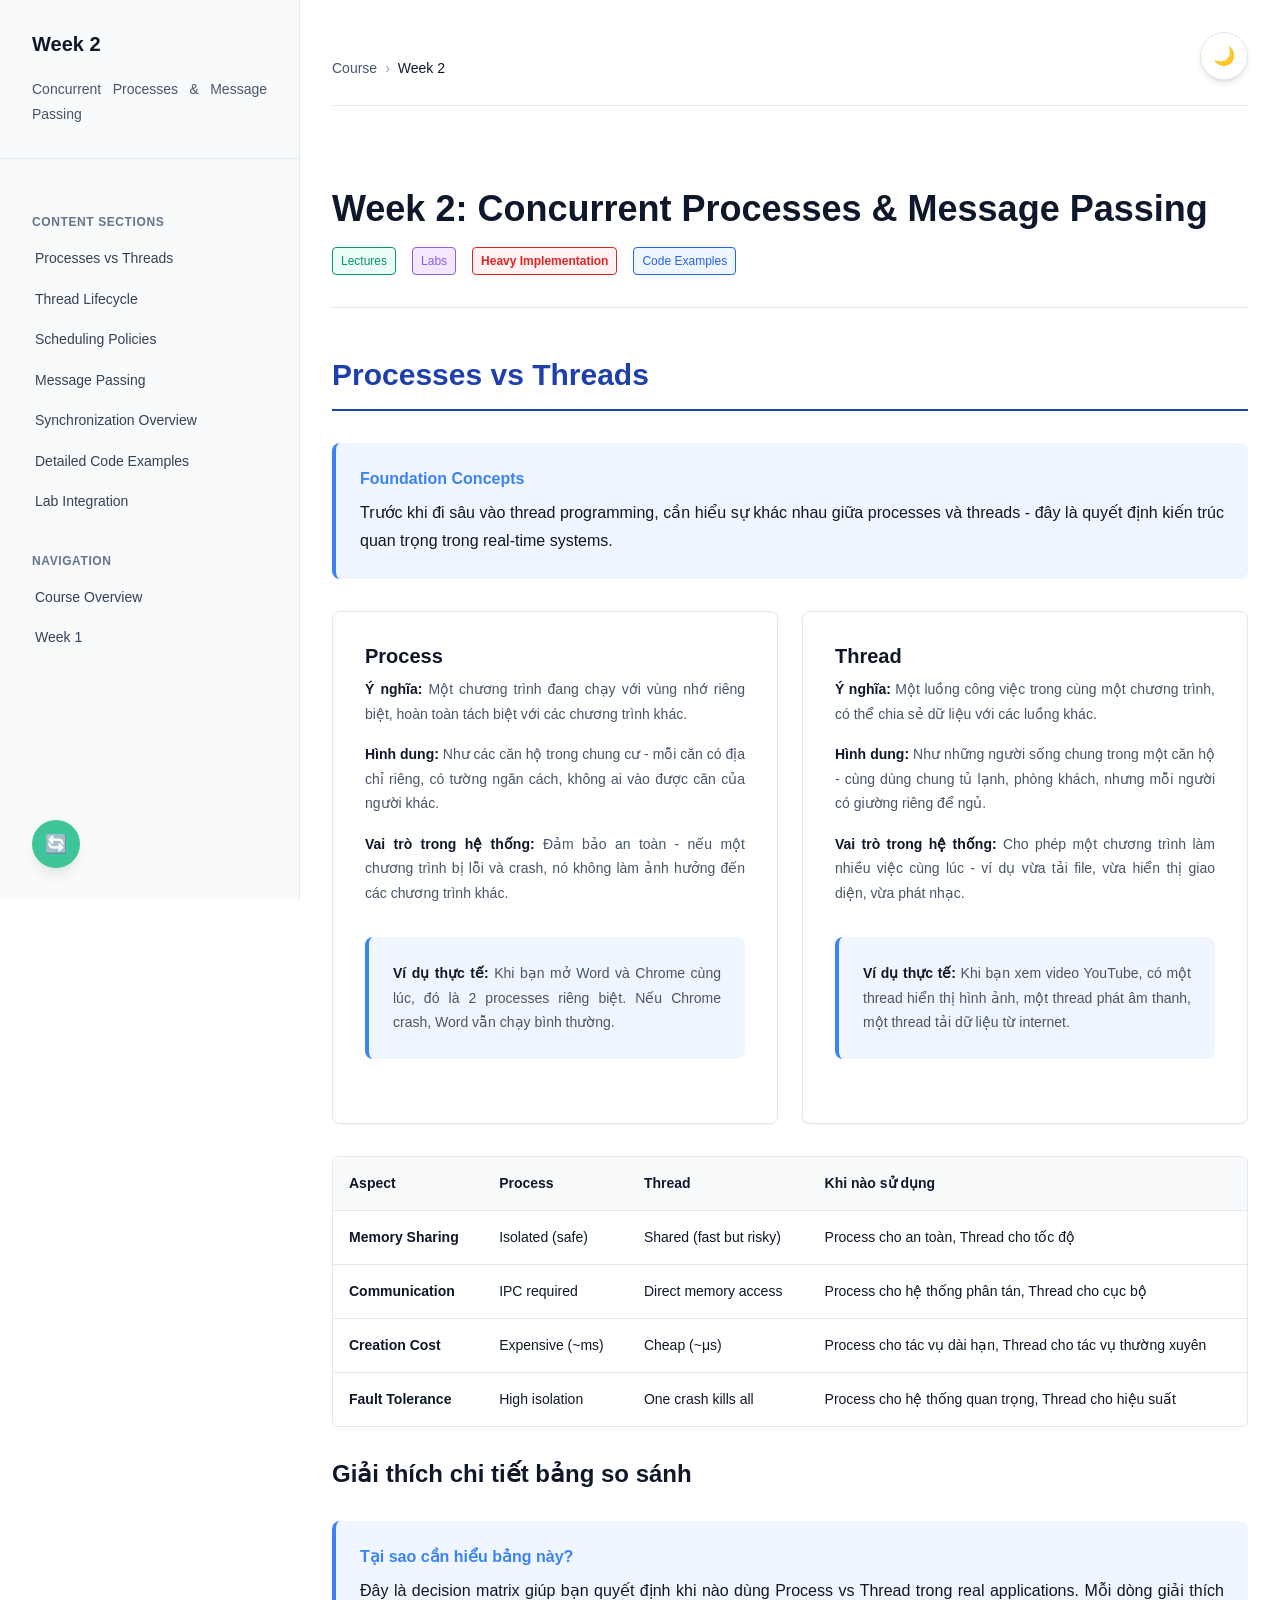
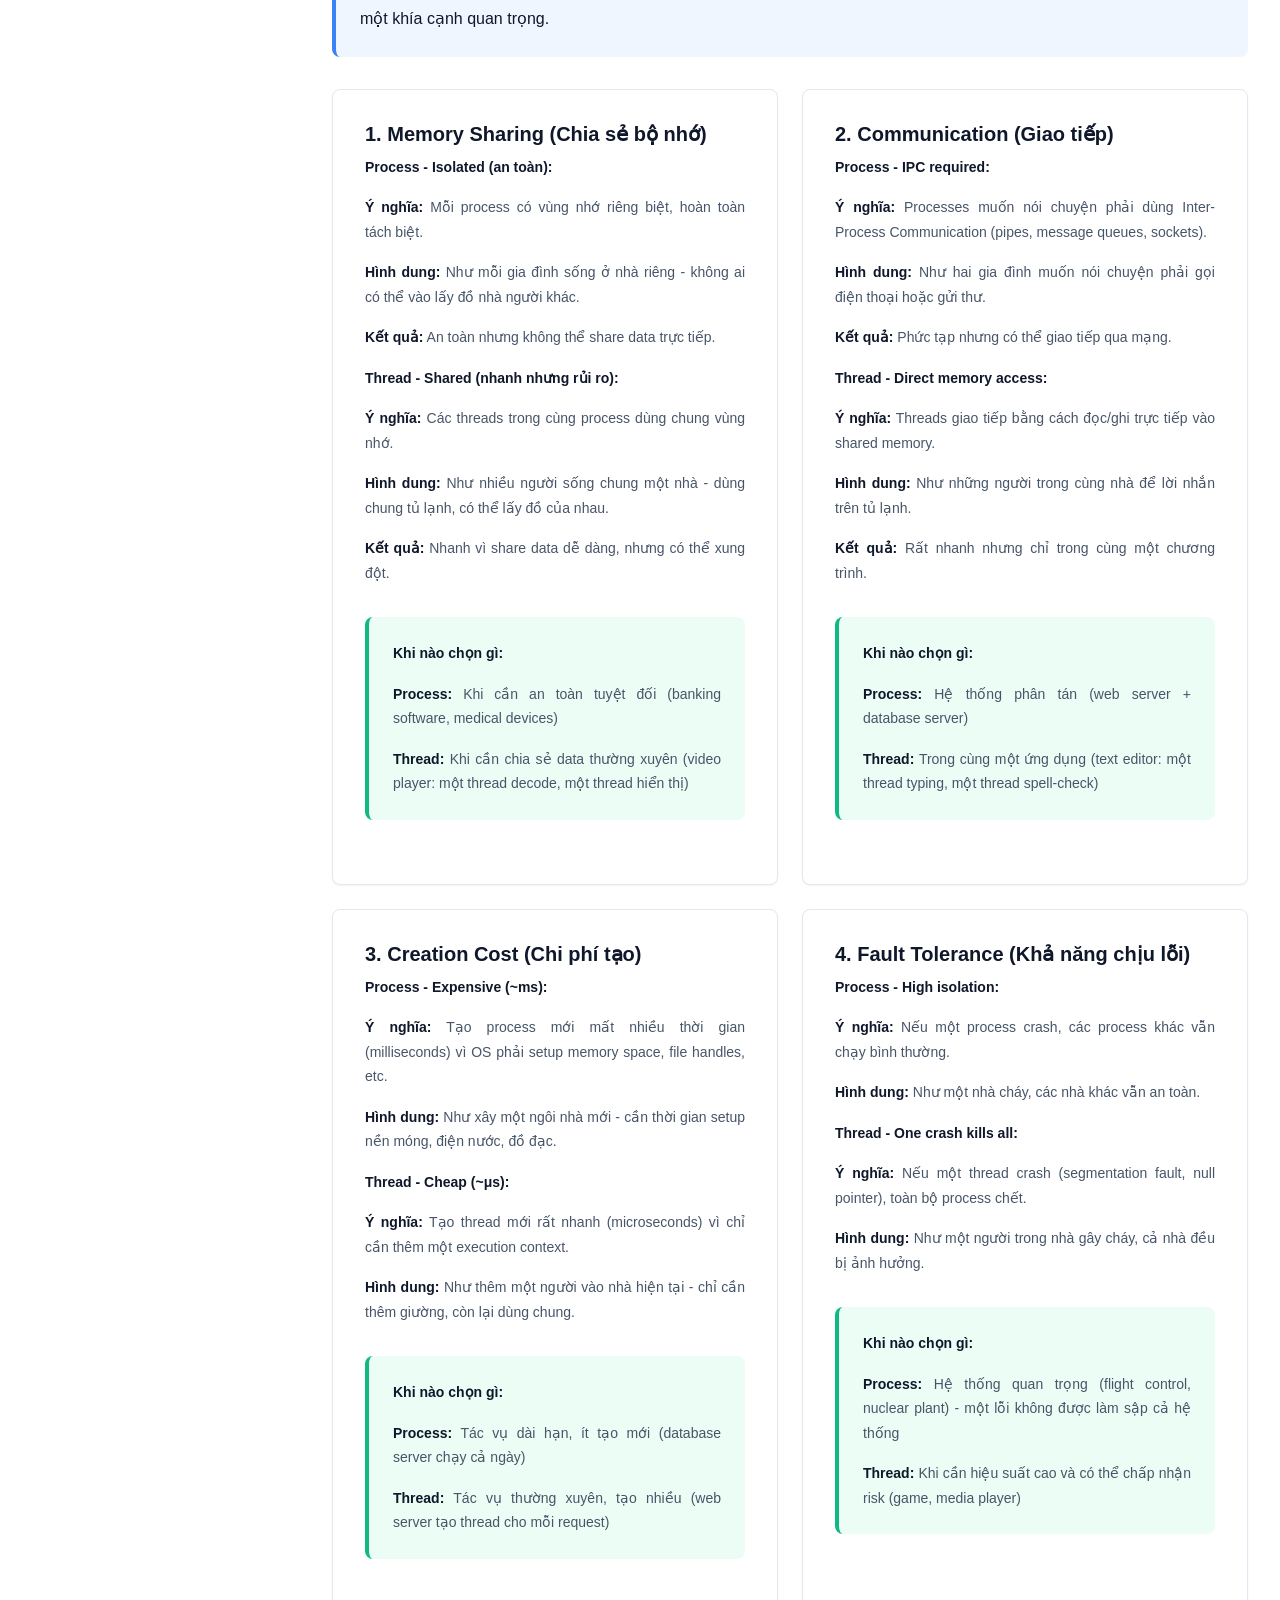
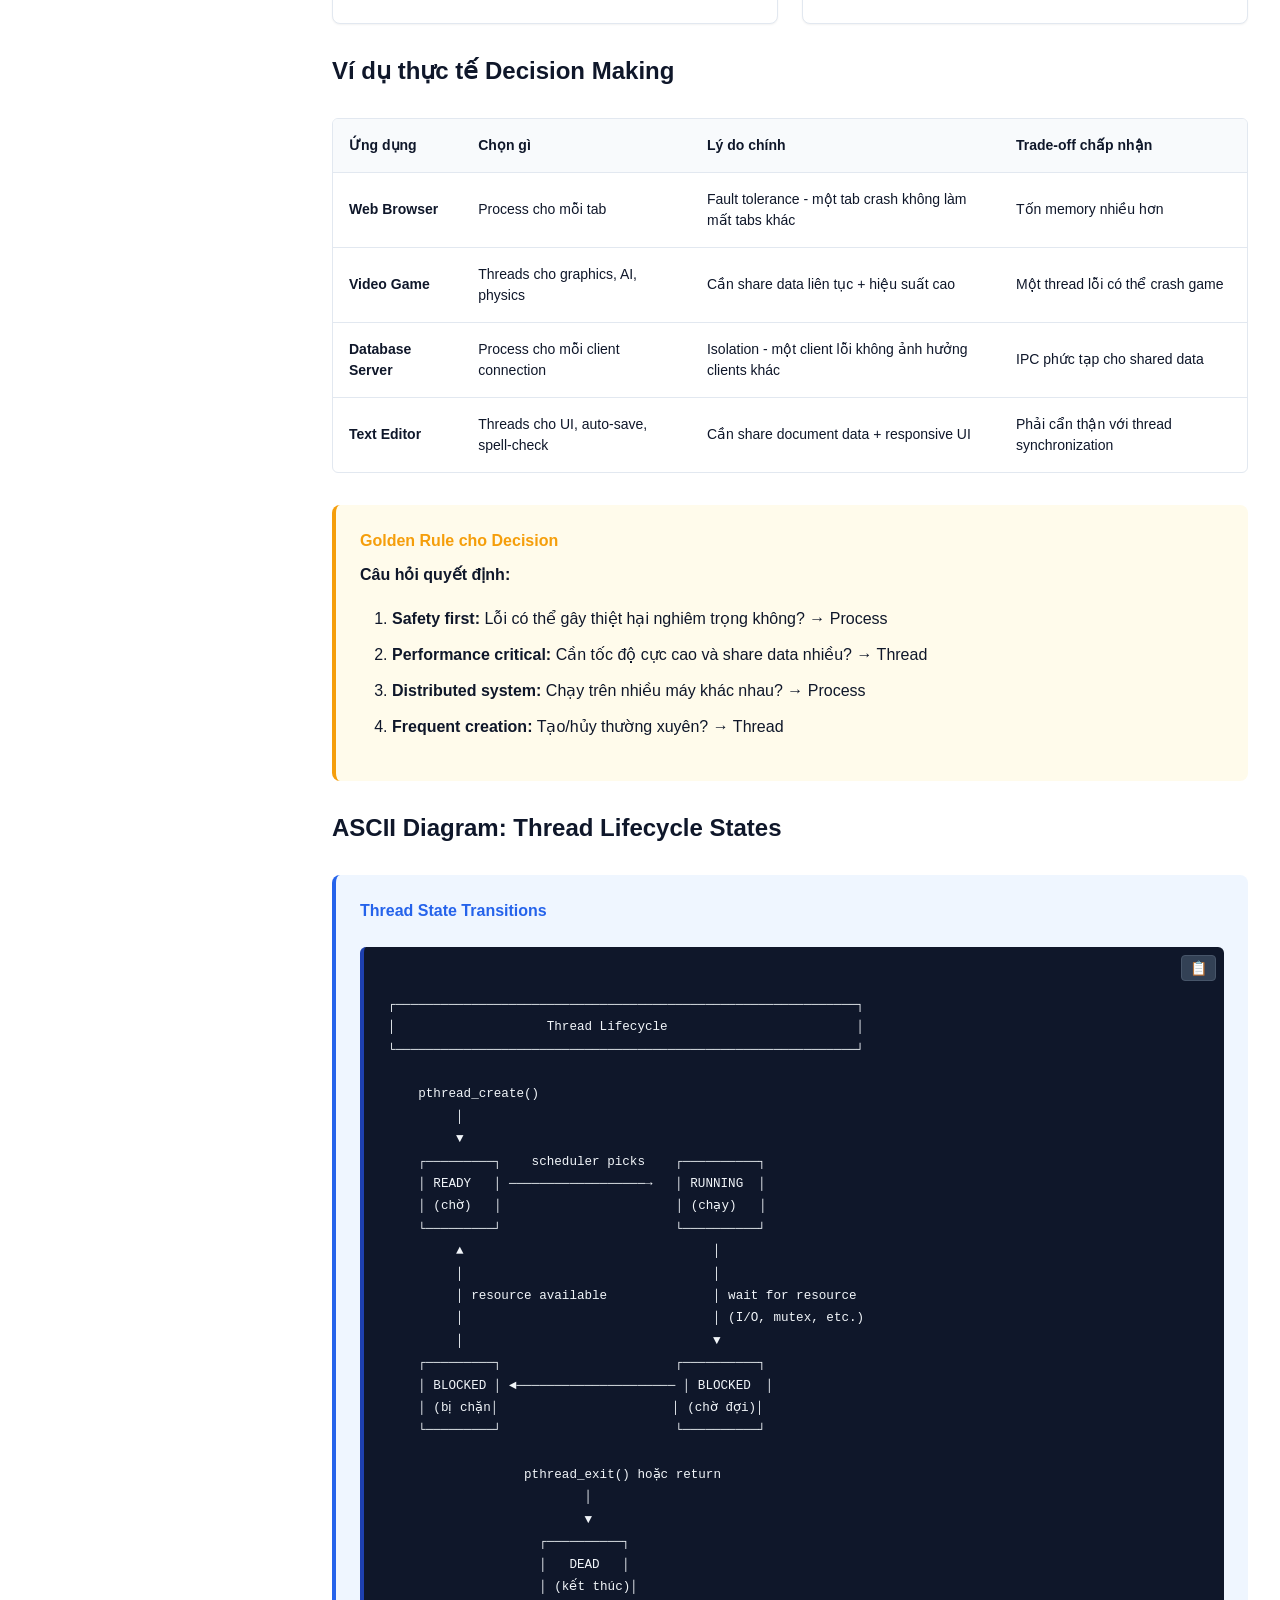
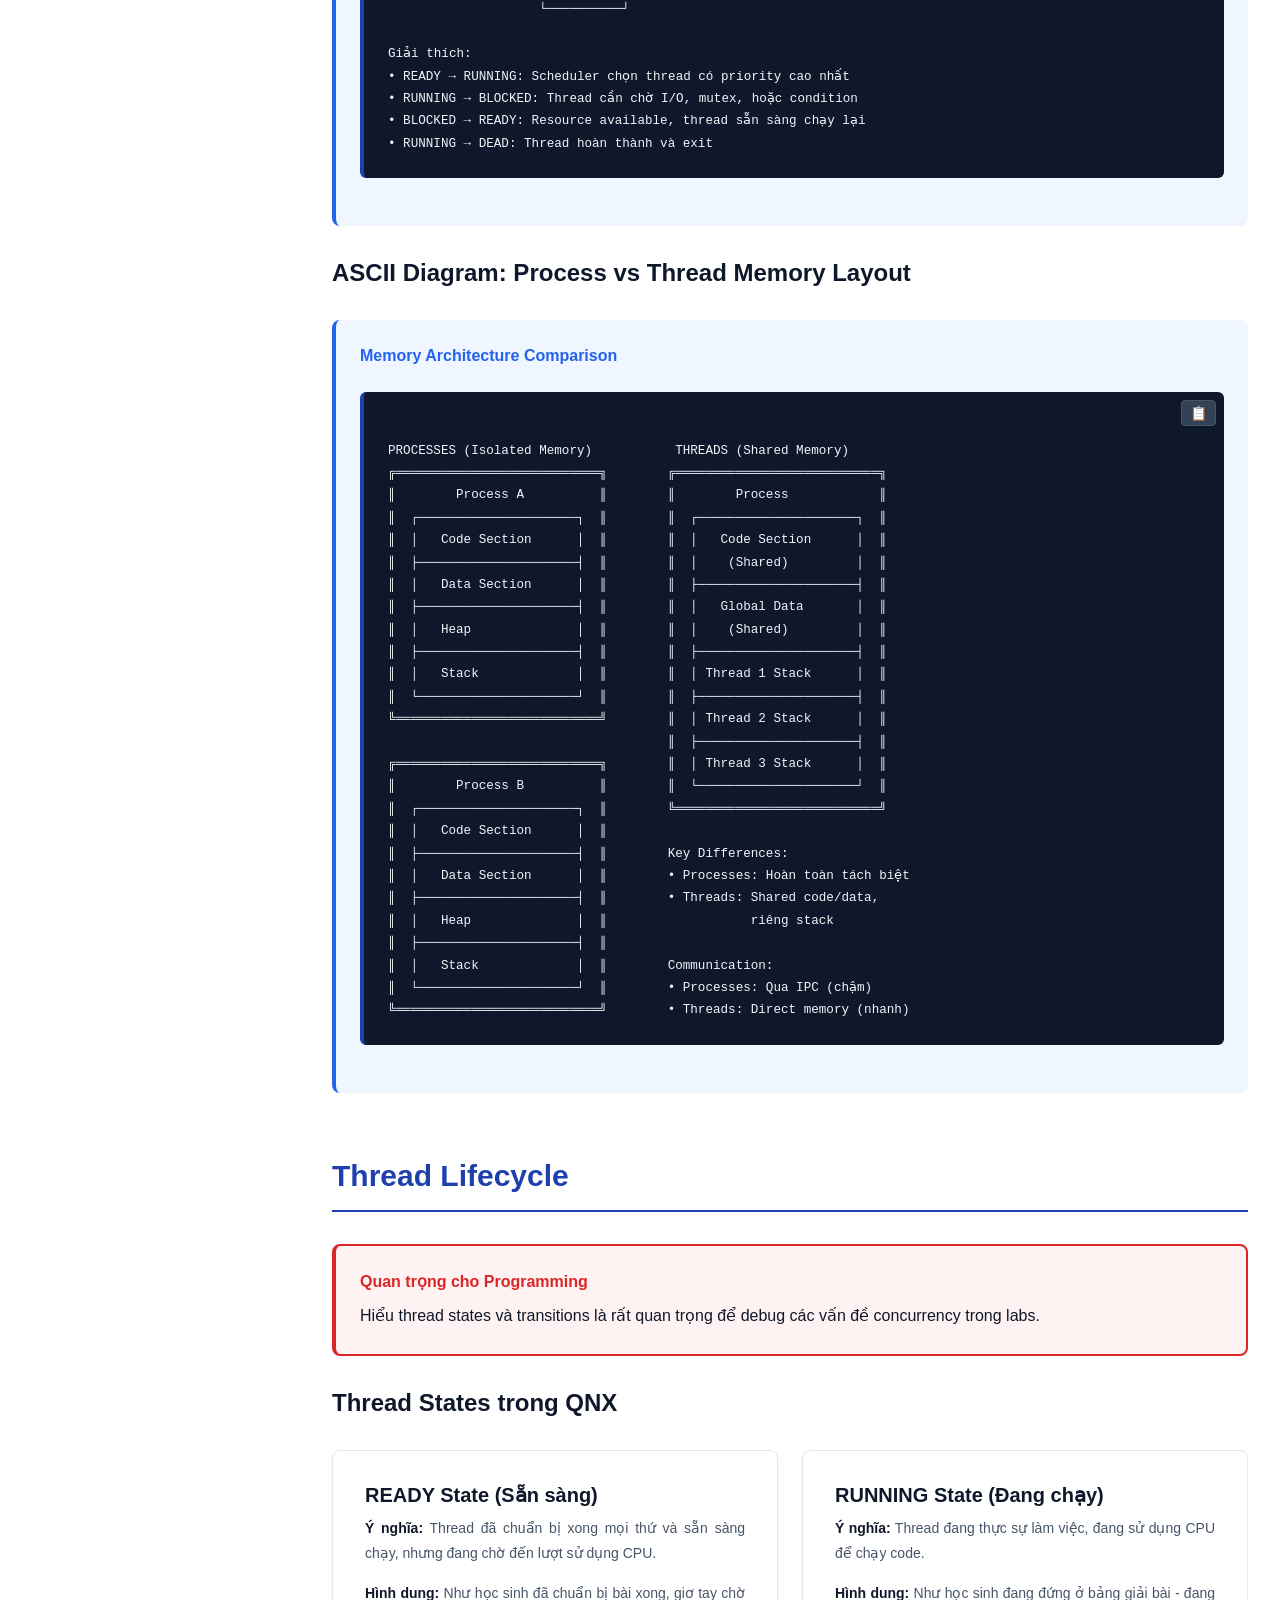
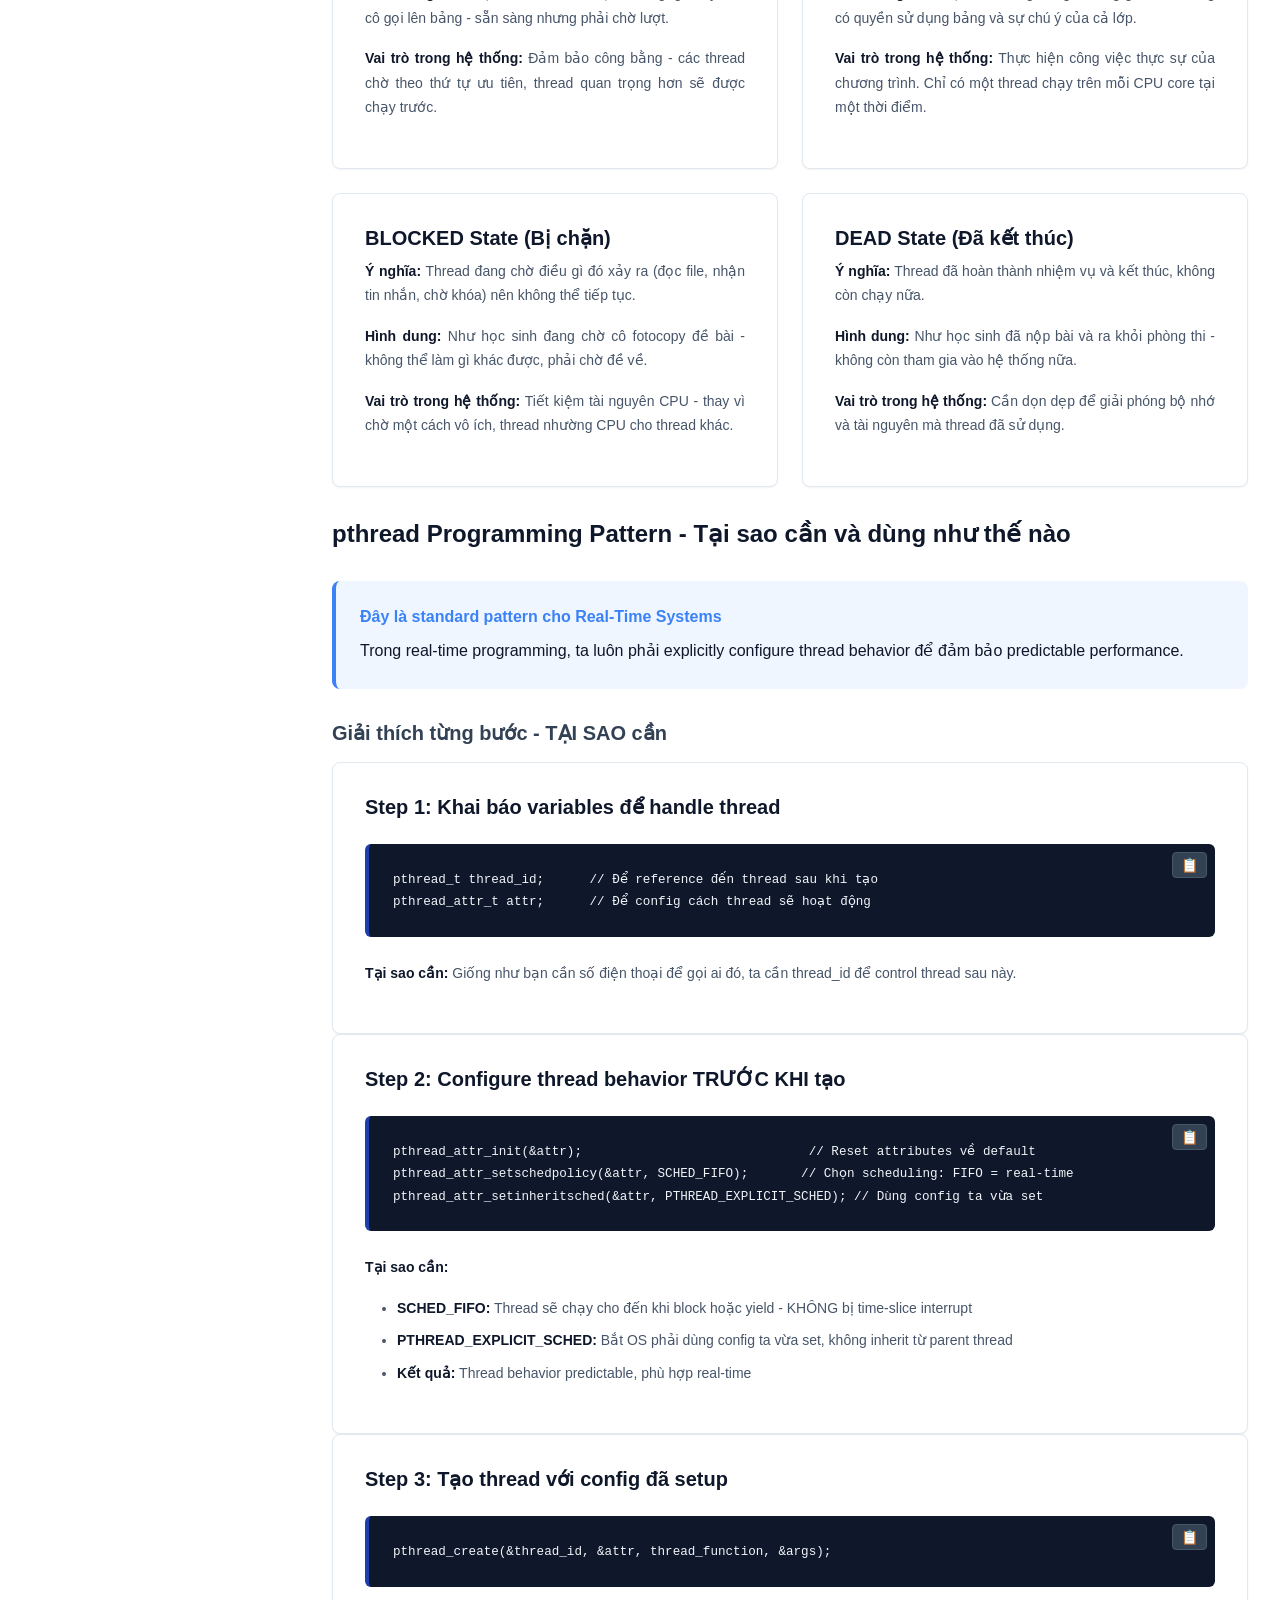
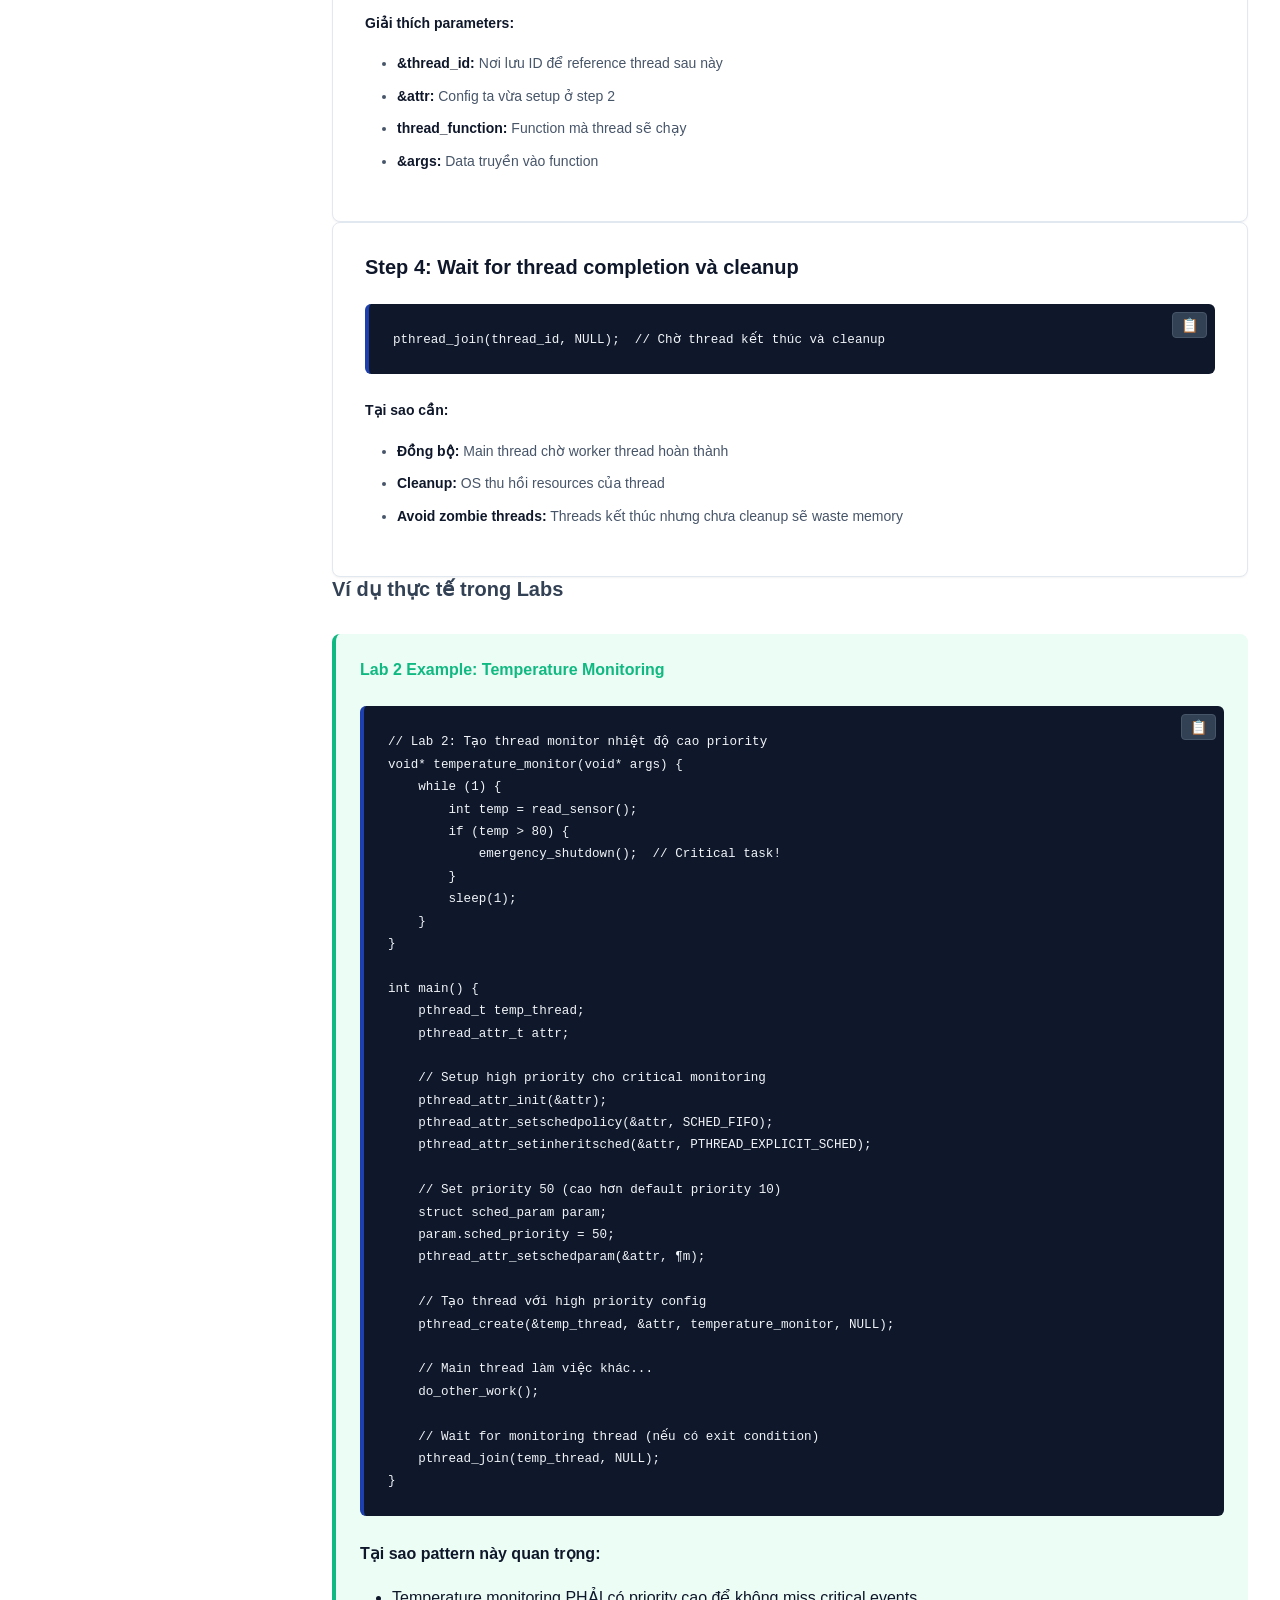
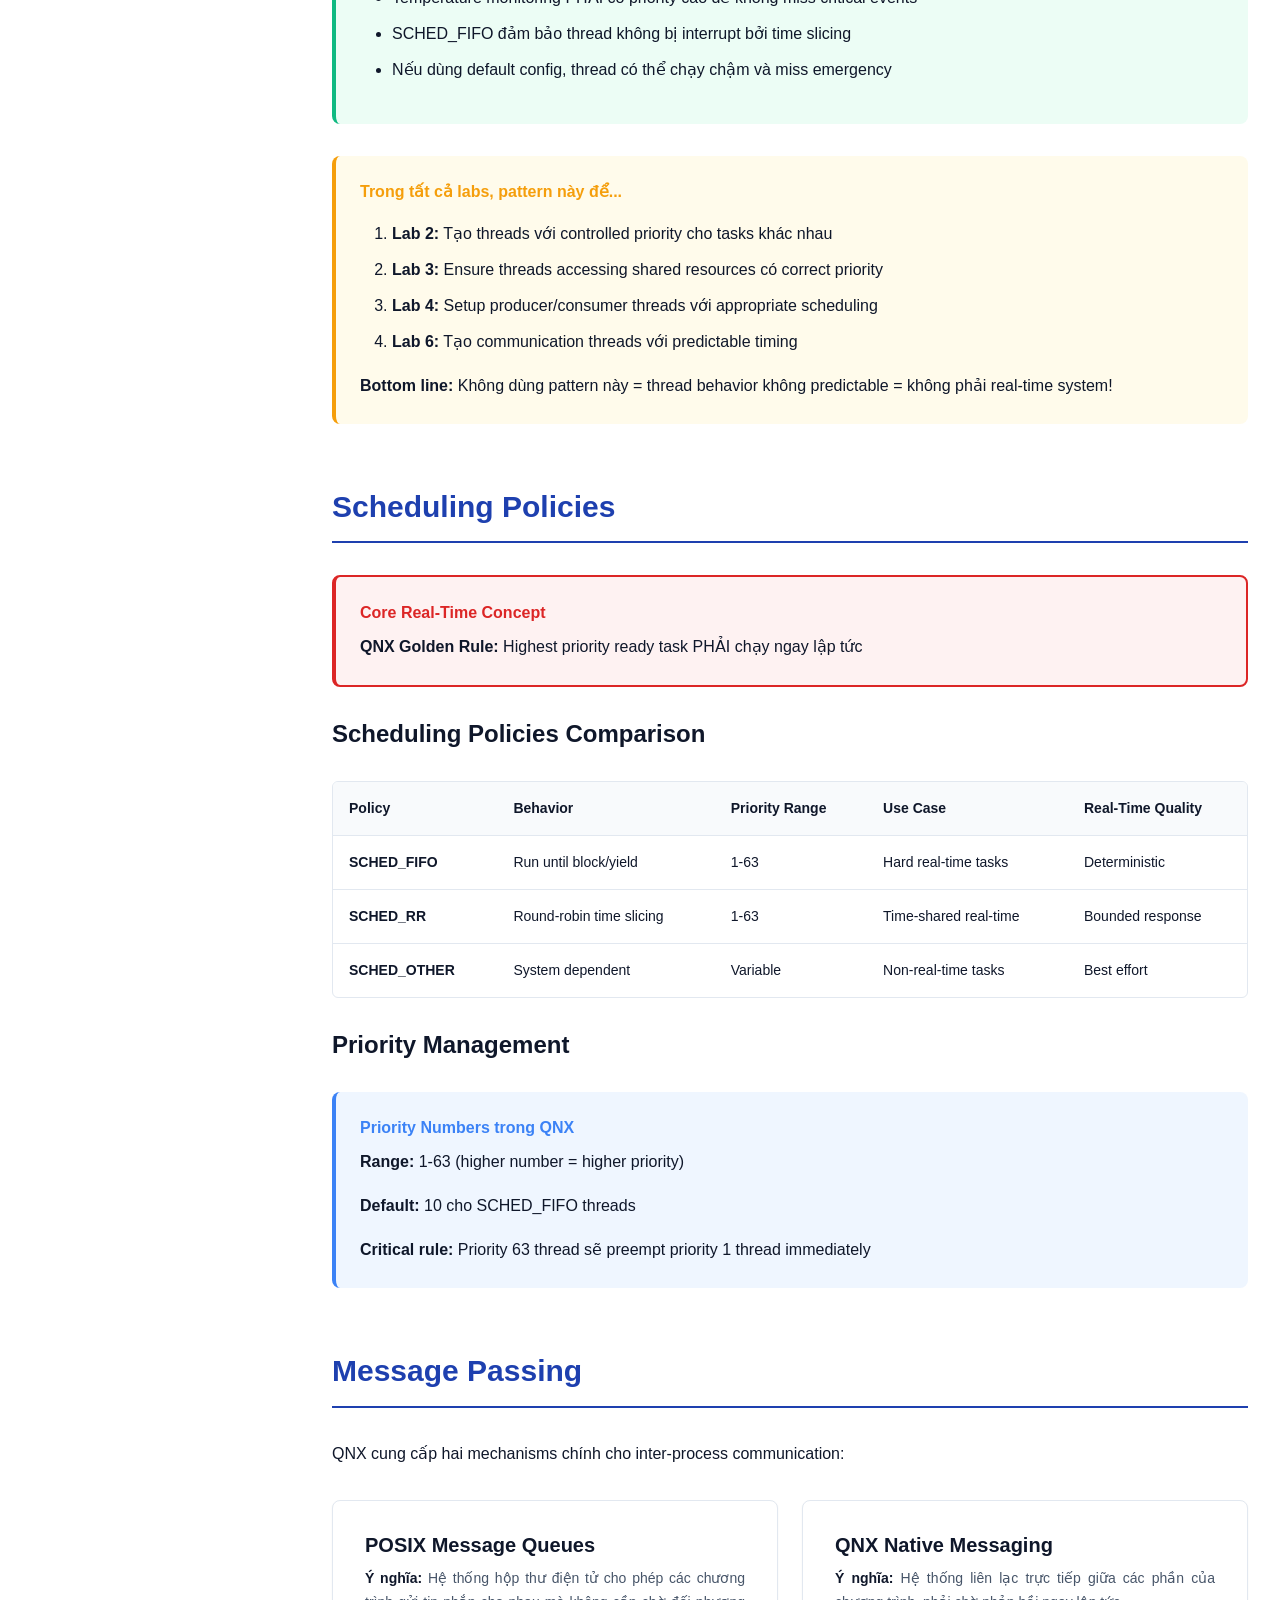
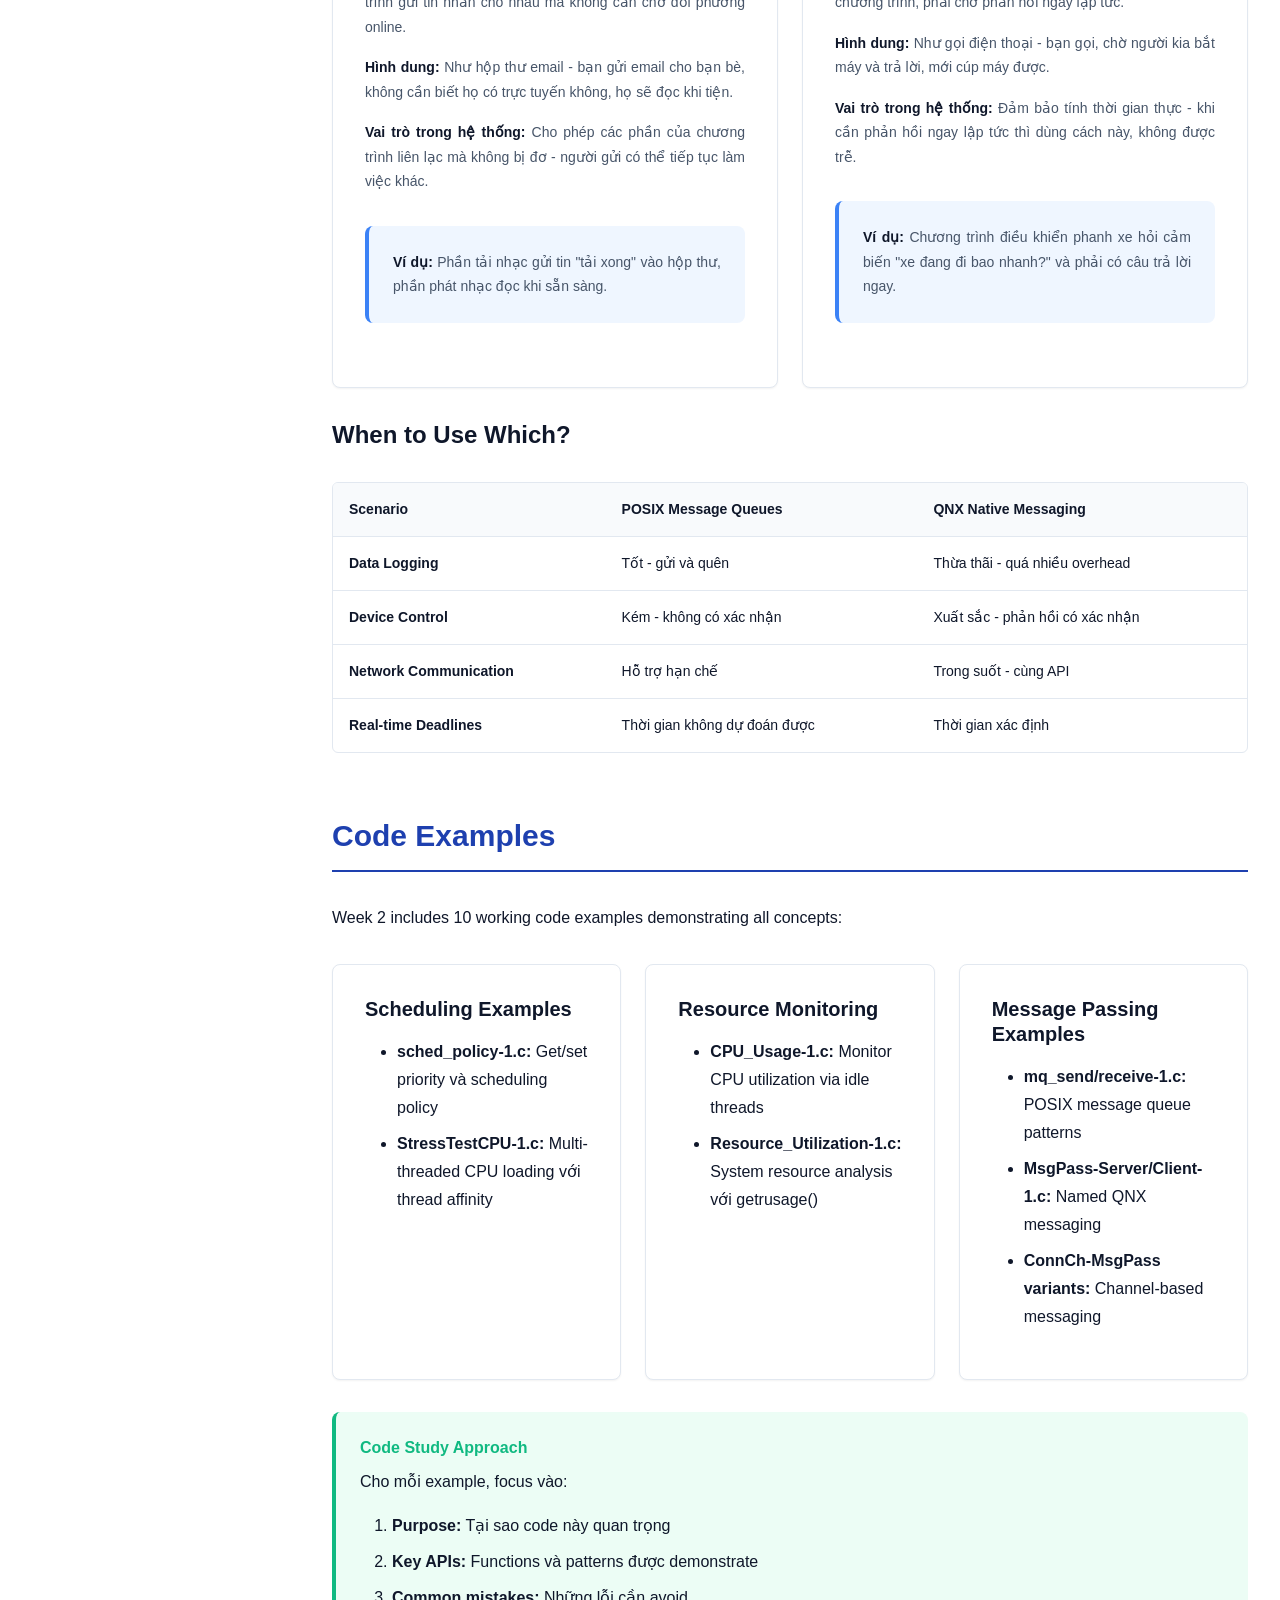
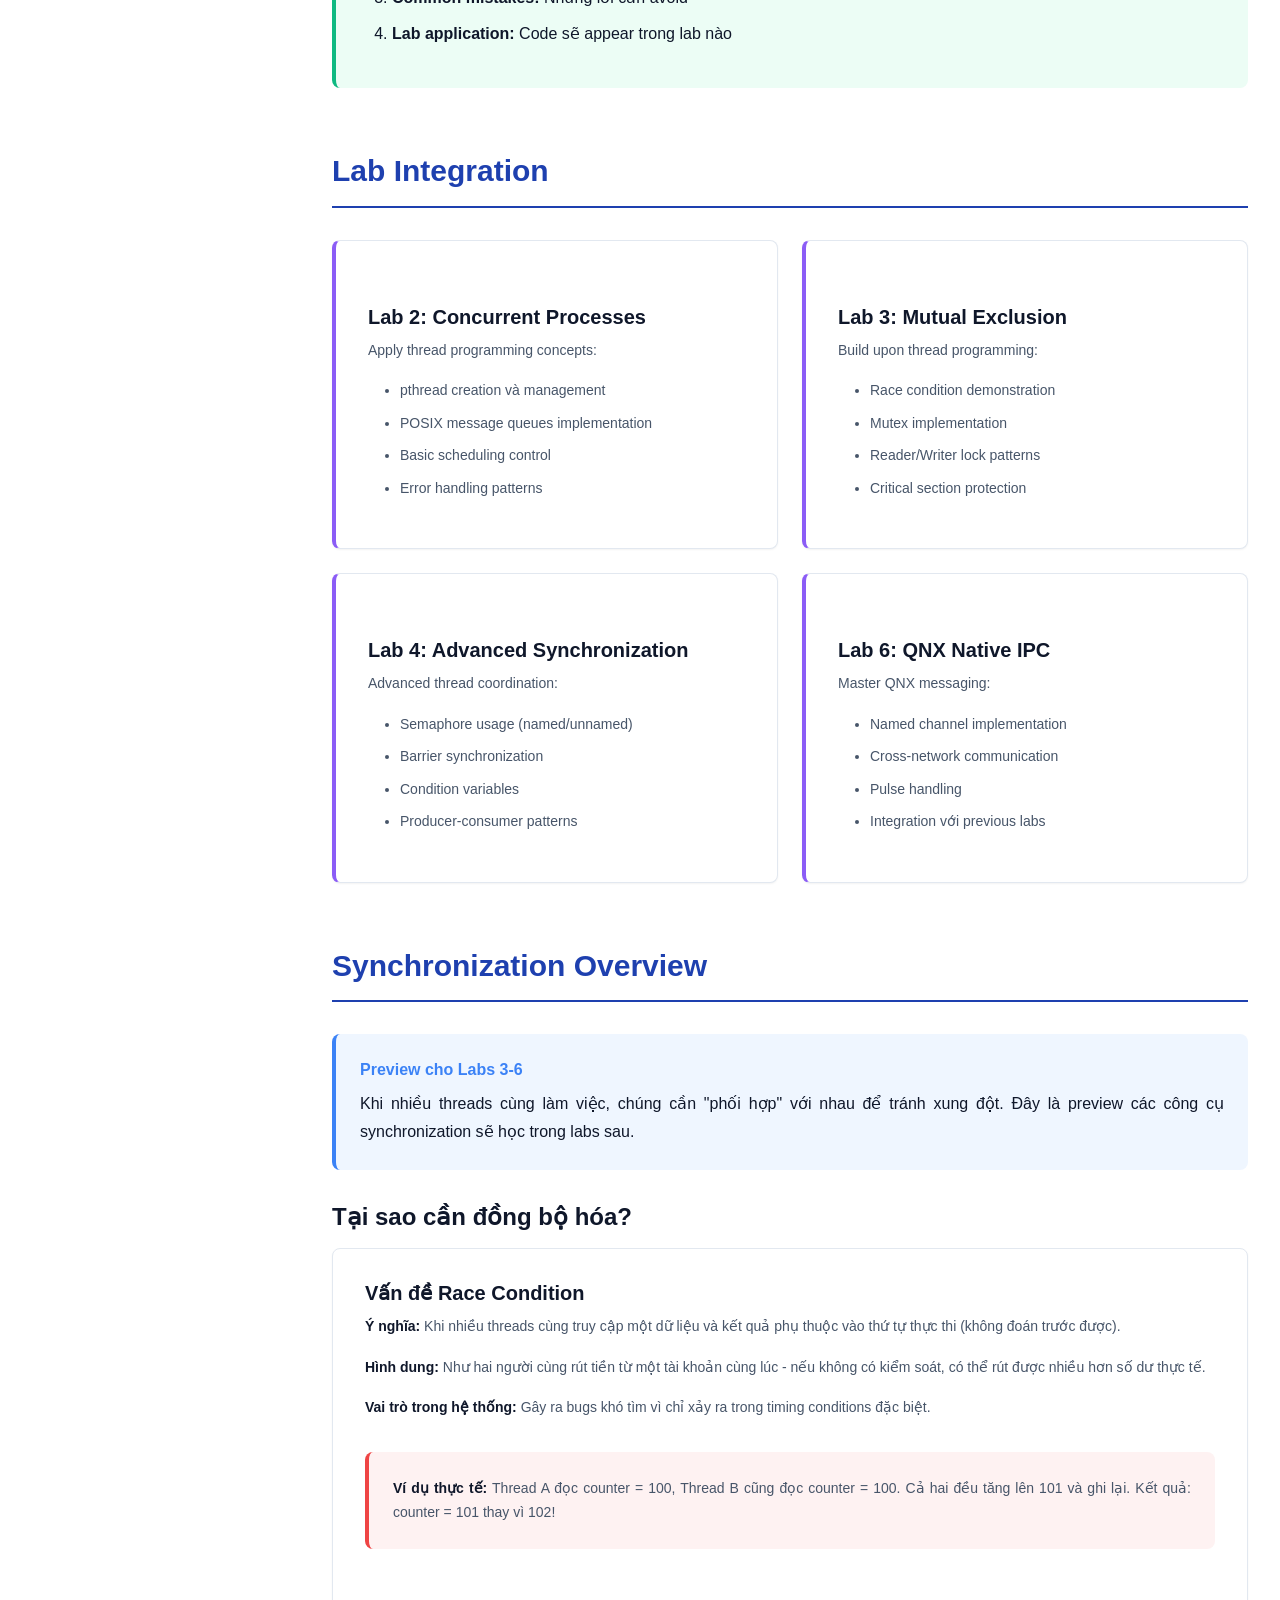
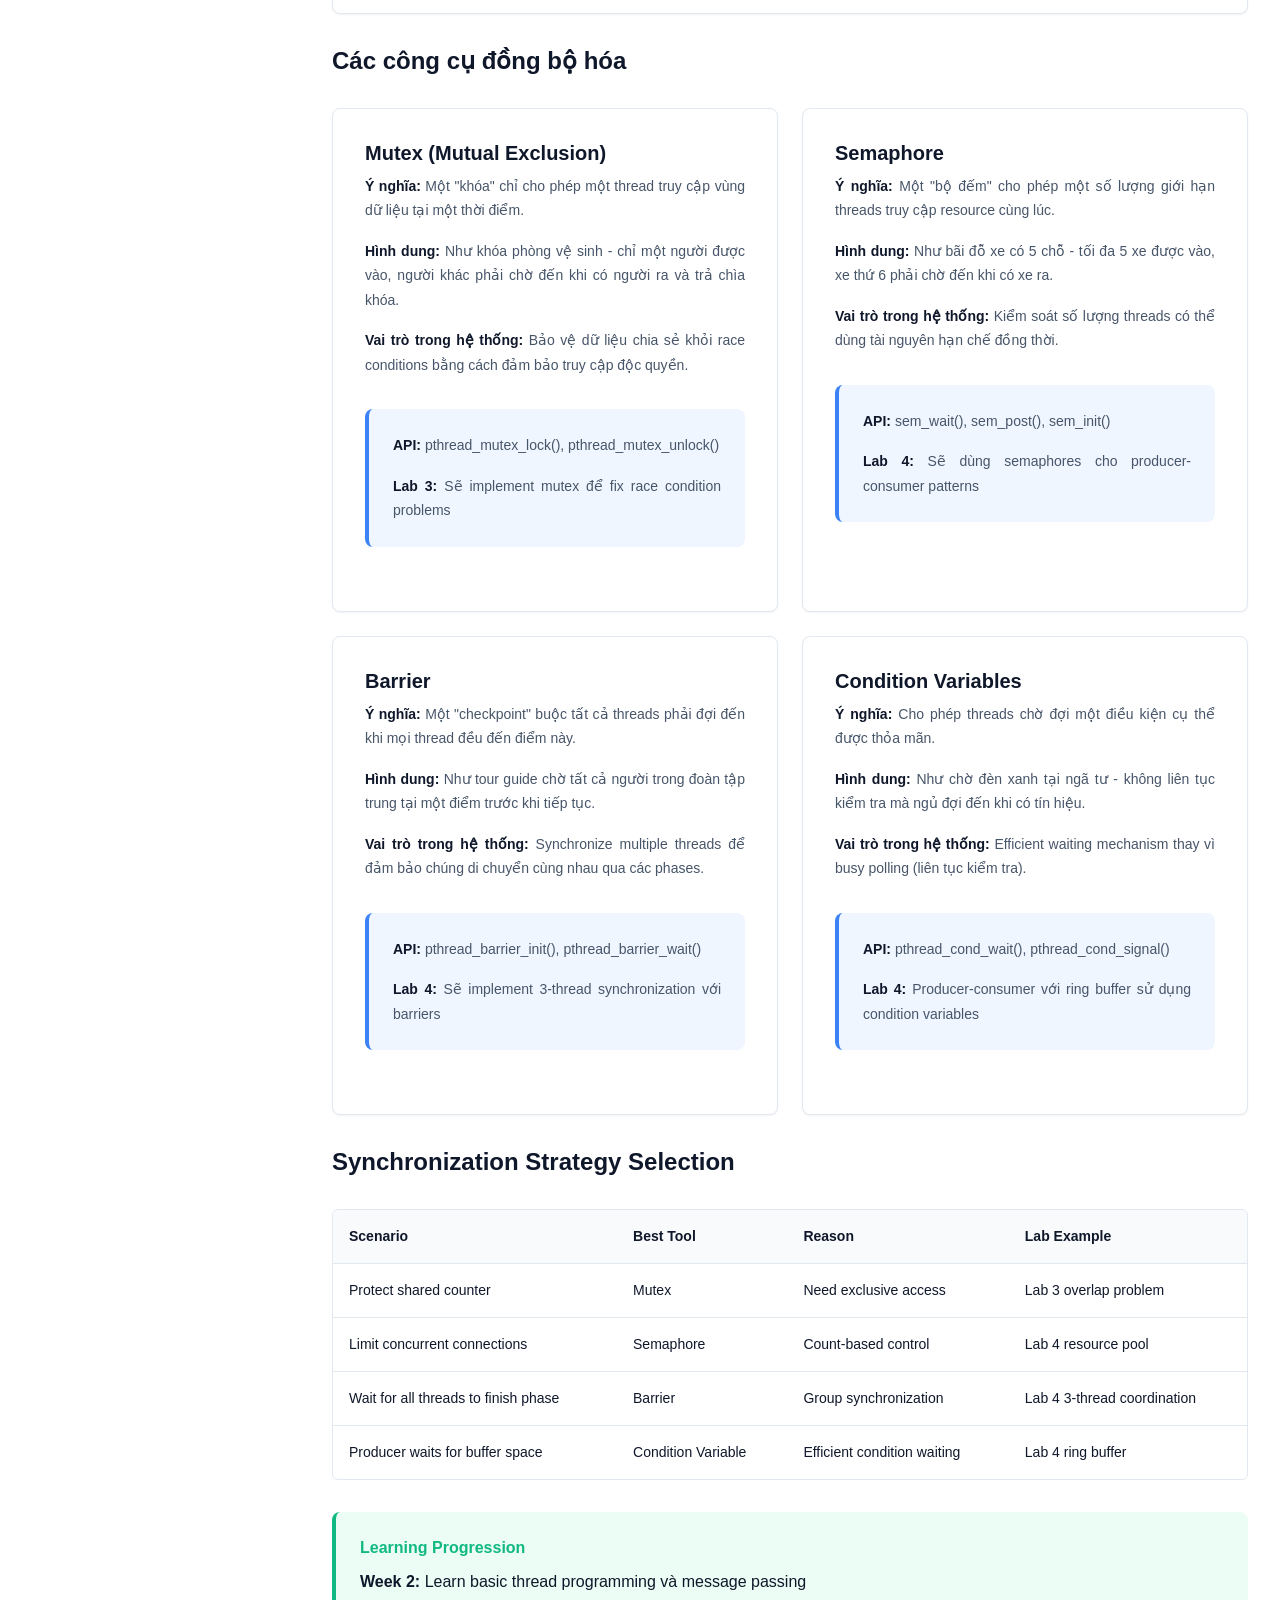
<file: website/Week02/index.html>
<!doctype html>
<html lang="vi" data-theme="light">
  <head>
    <meta charset="UTF-8" />
    <meta name="viewport" content="width=device-width, initial-scale=1.0" />
    <title>Week 2: Concurrent Processes & Message Passing - RTS Learning</title>
    <meta name="description" content="Tuần 2: Thread lifecycle, POSIX APIs, scheduling policies, message passing với 10 code examples chi tiết" />
    <link rel="stylesheet" href="../assets/css/main.css" />
  </head>

  <body>
    <!-- Sidebar Navigation -->
    <aside class="sidebar" id="sidebar-container">
      <div class="sidebar-header">
        <h2>Week 2</h2>
        <p class="sidebar-subtitle">Concurrent Processes & Message Passing</p>
      </div>

      <nav class="sidebar-nav">
        <h3>Content Sections</h3>
        <ul>
          <li><a href="#processes-threads" class="lecture-link exam-critical">Processes vs Threads</a></li>
          <li><a href="#thread-lifecycle" class="lecture-link exam-critical">Thread Lifecycle</a></li>
          <li><a href="#scheduling" class="lecture-link exam-critical">Scheduling Policies</a></li>
          <li><a href="#message-passing" class="lecture-link exam-critical">Message Passing</a></li>
          <li><a href="#synchronization-overview" class="lecture-link exam-critical">Synchronization Overview</a></li>
          <li><a href="#detailed-examples" class="lecture-link">Detailed Code Examples</a></li>
          <li><a href="#lab-integration" class="lab-link">Lab Integration</a></li>
        </ul>

        <h3>Navigation</h3>
        <ul>
          <li><a href="../index.html">Course Overview</a></li>
          <li><a href="../Week01/index.html">Week 1</a></li>
        </ul>
      </nav>
    </aside>

    <!-- Main Content -->
    <main class="content">
      <div class="container">
        <!-- Breadcrumb -->
        <nav class="breadcrumb">
          <ul class="breadcrumb-list">
            <li class="breadcrumb-item"><a href="../index.html" class="breadcrumb-link">Course</a></li>
            <li class="breadcrumb-item"><span class="breadcrumb-current">Week 2</span></li>
          </ul>
        </nav>

        <!-- Content Header -->
        <div class="content-header">
          <h1>Week 2: Concurrent Processes & Message Passing</h1>
          <div class="meta">
            <span class="content-tag lecture">Lectures</span>
            <span class="content-tag lab">Labs</span>
            <span class="content-tag exam-critical">Heavy Implementation</span>
            <span class="content-tag qnx">Code Examples</span>
          </div>
        </div>

        <!-- Processes vs Threads -->
        <section class="section" id="processes-threads">
          <h2>Processes vs Threads</h2>

          <div class="callout info">
            <div class="callout-title">Foundation Concepts</div>
            <div class="callout-content">
              <p>Trước khi đi sâu vào thread programming, cần hiểu sự khác nhau giữa processes và threads - đây là quyết định kiến trúc quan trọng trong real-time systems.</p>
            </div>
          </div>

          <div class="grid-2">
            <div class="card">
              <h4 class="card-title">Process</h4>
              <div class="card-description">
                <p><strong>Ý nghĩa:</strong> Một chương trình đang chạy với vùng nhớ riêng biệt, hoàn toàn tách biệt với các chương trình khác.</p>
                <p><strong>Hình dung:</strong> Như các căn hộ trong chung cư - mỗi căn có địa chỉ riêng, có tường ngăn cách, không ai vào được căn của người khác.</p>
                <p><strong>Vai trò trong hệ thống:</strong> Đảm bảo an toàn - nếu một chương trình bị lỗi và crash, nó không làm ảnh hưởng đến các chương trình khác.</p>
                <div class="callout info">
                  <div class="callout-content">
                    <p><strong>Ví dụ thực tế:</strong> Khi bạn mở Word và Chrome cùng lúc, đó là 2 processes riêng biệt. Nếu Chrome crash, Word vẫn chạy bình thường.</p>
                  </div>
                </div>
              </div>
            </div>

            <div class="card">
              <h4 class="card-title">Thread</h4>
              <div class="card-description">
                <p><strong>Ý nghĩa:</strong> Một luồng công việc trong cùng một chương trình, có thể chia sẻ dữ liệu với các luồng khác.</p>
                <p><strong>Hình dung:</strong> Như những người sống chung trong một căn hộ - cùng dùng chung tủ lạnh, phòng khách, nhưng mỗi người có giường riêng để ngủ.</p>
                <p><strong>Vai trò trong hệ thống:</strong> Cho phép một chương trình làm nhiều việc cùng lúc - ví dụ vừa tải file, vừa hiển thị giao diện, vừa phát nhạc.</p>
                <div class="callout info">
                  <div class="callout-content">
                    <p><strong>Ví dụ thực tế:</strong> Khi bạn xem video YouTube, có một thread hiển thị hình ảnh, một thread phát âm thanh, một thread tải dữ liệu từ internet.</p>
                  </div>
                </div>
              </div>
            </div>
          </div>

          <div class="table-wrapper">
            <table>
              <thead>
                <tr>
                  <th>Aspect</th>
                  <th>Process</th>
                  <th>Thread</th>
                  <th>Khi nào sử dụng</th>
                </tr>
              </thead>
              <tbody>
                <tr>
                  <td><strong>Memory Sharing</strong></td>
                  <td>Isolated (safe)</td>
                  <td>Shared (fast but risky)</td>
                  <td>Process cho an toàn, Thread cho tốc độ</td>
                </tr>
                <tr>
                  <td><strong>Communication</strong></td>
                  <td>IPC required</td>
                  <td>Direct memory access</td>
                  <td>Process cho hệ thống phân tán, Thread cho cục bộ</td>
                </tr>
                <tr>
                  <td><strong>Creation Cost</strong></td>
                  <td>Expensive (~ms)</td>
                  <td>Cheap (~μs)</td>
                  <td>Process cho tác vụ dài hạn, Thread cho tác vụ thường xuyên</td>
                </tr>
                <tr>
                  <td><strong>Fault Tolerance</strong></td>
                  <td>High isolation</td>
                  <td>One crash kills all</td>
                  <td>Process cho hệ thống quan trọng, Thread cho hiệu suất</td>
                </tr>
              </tbody>
            </table>
          </div>

          <h3>Giải thích chi tiết bảng so sánh</h3>

          <div class="callout info">
            <div class="callout-title">Tại sao cần hiểu bảng này?</div>
            <div class="callout-content">
              <p>Đây là decision matrix giúp bạn quyết định khi nào dùng Process vs Thread trong real applications. Mỗi dòng giải thích một khía cạnh quan trọng.</p>
            </div>
          </div>

          <div class="grid-2">
            <div class="card">
              <h4 class="card-title">1. Memory Sharing (Chia sẻ bộ nhớ)</h4>
              <div class="card-description">
                <p><strong>Process - Isolated (an toàn):</strong></p>
                <p><strong>Ý nghĩa:</strong> Mỗi process có vùng nhớ riêng biệt, hoàn toàn tách biệt.</p>
                <p><strong>Hình dung:</strong> Như mỗi gia đình sống ở nhà riêng - không ai có thể vào lấy đồ nhà người khác.</p>
                <p><strong>Kết quả:</strong> An toàn nhưng không thể share data trực tiếp.</p>

                <p><strong>Thread - Shared (nhanh nhưng rủi ro):</strong></p>
                <p><strong>Ý nghĩa:</strong> Các threads trong cùng process dùng chung vùng nhớ.</p>
                <p><strong>Hình dung:</strong> Như nhiều người sống chung một nhà - dùng chung tủ lạnh, có thể lấy đồ của nhau.</p>
                <p><strong>Kết quả:</strong> Nhanh vì share data dễ dàng, nhưng có thể xung đột.</p>

                <div class="callout success">
                  <div class="callout-content">
                    <p><strong>Khi nào chọn gì:</strong></p>
                    <p><strong>Process:</strong> Khi cần an toàn tuyệt đối (banking software, medical devices)</p>
                    <p><strong>Thread:</strong> Khi cần chia sẻ data thường xuyên (video player: một thread decode, một thread hiển thị)</p>
                  </div>
                </div>
              </div>
            </div>

            <div class="card">
              <h4 class="card-title">2. Communication (Giao tiếp)</h4>
              <div class="card-description">
                <p><strong>Process - IPC required:</strong></p>
                <p><strong>Ý nghĩa:</strong> Processes muốn nói chuyện phải dùng Inter-Process Communication (pipes, message queues, sockets).</p>
                <p><strong>Hình dung:</strong> Như hai gia đình muốn nói chuyện phải gọi điện thoại hoặc gửi thư.</p>
                <p><strong>Kết quả:</strong> Phức tạp nhưng có thể giao tiếp qua mạng.</p>

                <p><strong>Thread - Direct memory access:</strong></p>
                <p><strong>Ý nghĩa:</strong> Threads giao tiếp bằng cách đọc/ghi trực tiếp vào shared memory.</p>
                <p><strong>Hình dung:</strong> Như những người trong cùng nhà để lời nhắn trên tủ lạnh.</p>
                <p><strong>Kết quả:</strong> Rất nhanh nhưng chỉ trong cùng một chương trình.</p>

                <div class="callout success">
                  <div class="callout-content">
                    <p><strong>Khi nào chọn gì:</strong></p>
                    <p><strong>Process:</strong> Hệ thống phân tán (web server + database server)</p>
                    <p><strong>Thread:</strong> Trong cùng một ứng dụng (text editor: một thread typing, một thread spell-check)</p>
                  </div>
                </div>
              </div>
            </div>

            <div class="card">
              <h4 class="card-title">3. Creation Cost (Chi phí tạo)</h4>
              <div class="card-description">
                <p><strong>Process - Expensive (~ms):</strong></p>
                <p><strong>Ý nghĩa:</strong> Tạo process mới mất nhiều thời gian (milliseconds) vì OS phải setup memory space, file handles, etc.</p>
                <p><strong>Hình dung:</strong> Như xây một ngôi nhà mới - cần thời gian setup nền móng, điện nước, đồ đạc.</p>

                <p><strong>Thread - Cheap (~μs):</strong></p>
                <p><strong>Ý nghĩa:</strong> Tạo thread mới rất nhanh (microseconds) vì chỉ cần thêm một execution context.</p>
                <p><strong>Hình dung:</strong> Như thêm một người vào nhà hiện tại - chỉ cần thêm giường, còn lại dùng chung.</p>

                <div class="callout success">
                  <div class="callout-content">
                    <p><strong>Khi nào chọn gì:</strong></p>
                    <p><strong>Process:</strong> Tác vụ dài hạn, ít tạo mới (database server chạy cả ngày)</p>
                    <p><strong>Thread:</strong> Tác vụ thường xuyên, tạo nhiều (web server tạo thread cho mỗi request)</p>
                  </div>
                </div>
              </div>
            </div>

            <div class="card">
              <h4 class="card-title">4. Fault Tolerance (Khả năng chịu lỗi)</h4>
              <div class="card-description">
                <p><strong>Process - High isolation:</strong></p>
                <p><strong>Ý nghĩa:</strong> Nếu một process crash, các process khác vẫn chạy bình thường.</p>
                <p><strong>Hình dung:</strong> Như một nhà cháy, các nhà khác vẫn an toàn.</p>

                <p><strong>Thread - One crash kills all:</strong></p>
                <p><strong>Ý nghĩa:</strong> Nếu một thread crash (segmentation fault, null pointer), toàn bộ process chết.</p>
                <p><strong>Hình dung:</strong> Như một người trong nhà gây cháy, cả nhà đều bị ảnh hưởng.</p>

                <div class="callout success">
                  <div class="callout-content">
                    <p><strong>Khi nào chọn gì:</strong></p>
                    <p><strong>Process:</strong> Hệ thống quan trọng (flight control, nuclear plant) - một lỗi không được làm sập cả hệ thống</p>
                    <p><strong>Thread:</strong> Khi cần hiệu suất cao và có thể chấp nhận risk (game, media player)</p>
                  </div>
                </div>
              </div>
            </div>
          </div>

          <h3>Ví dụ thực tế Decision Making</h3>

          <div class="table-wrapper">
            <table>
              <thead>
                <tr>
                  <th>Ứng dụng</th>
                  <th>Chọn gì</th>
                  <th>Lý do chính</th>
                  <th>Trade-off chấp nhận</th>
                </tr>
              </thead>
              <tbody>
                <tr>
                  <td><strong>Web Browser</strong></td>
                  <td>Process cho mỗi tab</td>
                  <td>Fault tolerance - một tab crash không làm mất tabs khác</td>
                  <td>Tốn memory nhiều hơn</td>
                </tr>
                <tr>
                  <td><strong>Video Game</strong></td>
                  <td>Threads cho graphics, AI, physics</td>
                  <td>Cần share data liên tục + hiệu suất cao</td>
                  <td>Một thread lỗi có thể crash game</td>
                </tr>
                <tr>
                  <td><strong>Database Server</strong></td>
                  <td>Process cho mỗi client connection</td>
                  <td>Isolation - một client lỗi không ảnh hưởng clients khác</td>
                  <td>IPC phức tạp cho shared data</td>
                </tr>
                <tr>
                  <td><strong>Text Editor</strong></td>
                  <td>Threads cho UI, auto-save, spell-check</td>
                  <td>Cần share document data + responsive UI</td>
                  <td>Phải cẩn thận với thread synchronization</td>
                </tr>
              </tbody>
            </table>
          </div>

          <div class="callout warning">
            <div class="callout-title">Golden Rule cho Decision</div>
            <div class="callout-content">
              <p><strong>Câu hỏi quyết định:</strong></p>
              <ol>
                <li><strong>Safety first:</strong> Lỗi có thể gây thiệt hại nghiêm trọng không? → Process</li>
                <li><strong>Performance critical:</strong> Cần tốc độ cực cao và share data nhiều? → Thread</li>
                <li><strong>Distributed system:</strong> Chạy trên nhiều máy khác nhau? → Process</li>
                <li><strong>Frequent creation:</strong> Tạo/hủy thường xuyên? → Thread</li>
              </ol>
            </div>
          </div>

          <h3>ASCII Diagram: Thread Lifecycle States</h3>

          <div class="callout qnx">
            <div class="callout-title">Thread State Transitions</div>
            <div class="callout-content">
              <pre><code>
┌─────────────────────────────────────────────────────────────┐
│                    Thread Lifecycle                         │
└─────────────────────────────────────────────────────────────┘

    pthread_create()
         │
         ▼
    ┌─────────┐    scheduler picks    ┌──────────┐
    │ READY   │ ──────────────────→   │ RUNNING  │
    │ (chờ)   │                       │ (chạy)   │
    └─────────┘                       └──────────┘
         ▲                                 │
         │                                 │
         │ resource available              │ wait for resource
         │                                 │ (I/O, mutex, etc.)
         │                                 ▼
    ┌─────────┐                       ┌──────────┐
    │ BLOCKED │ ◄───────────────────── │ BLOCKED  │
    │ (bị chặn│                       │ (chờ đợi)│
    └─────────┘                       └──────────┘

                  pthread_exit() hoặc return
                          │
                          ▼
                    ┌──────────┐
                    │   DEAD   │
                    │ (kết thúc)│
                    └──────────┘

Giải thích:
• READY → RUNNING: Scheduler chọn thread có priority cao nhất
• RUNNING → BLOCKED: Thread cần chờ I/O, mutex, hoặc condition
• BLOCKED → READY: Resource available, thread sẵn sàng chạy lại
• RUNNING → DEAD: Thread hoàn thành và exit
</code></pre>
            </div>
          </div>

          <h3>ASCII Diagram: Process vs Thread Memory Layout</h3>

          <div class="callout qnx">
            <div class="callout-title">Memory Architecture Comparison</div>
            <div class="callout-content">
              <pre><code>
PROCESSES (Isolated Memory)           THREADS (Shared Memory)
╔═══════════════════════════╗        ╔═══════════════════════════╗
║        Process A          ║        ║        Process            ║
║  ┌─────────────────────┐  ║        ║  ┌─────────────────────┐  ║
║  │   Code Section      │  ║        ║  │   Code Section      │  ║
║  ├─────────────────────┤  ║        ║  │    (Shared)         │  ║
║  │   Data Section      │  ║        ║  ├─────────────────────┤  ║
║  ├─────────────────────┤  ║        ║  │   Global Data       │  ║
║  │   Heap              │  ║        ║  │    (Shared)         │  ║
║  ├─────────────────────┤  ║        ║  ├─────────────────────┤  ║
║  │   Stack             │  ║        ║  │ Thread 1 Stack      │  ║
║  └─────────────────────┘  ║        ║  ├─────────────────────┤  ║
╚═══════════════════════════╝        ║  │ Thread 2 Stack      │  ║
                                     ║  ├─────────────────────┤  ║
╔═══════════════════════════╗        ║  │ Thread 3 Stack      │  ║
║        Process B          ║        ║  └─────────────────────┘  ║
║  ┌─────────────────────┐  ║        ╚═══════════════════════════╝
║  │   Code Section      │  ║
║  ├─────────────────────┤  ║        Key Differences:
║  │   Data Section      │  ║        • Processes: Hoàn toàn tách biệt
║  ├─────────────────────┤  ║        • Threads: Shared code/data,
║  │   Heap              │  ║                   riêng stack
║  ├─────────────────────┤  ║
║  │   Stack             │  ║        Communication:
║  └─────────────────────┘  ║        • Processes: Qua IPC (chậm)
╚═══════════════════════════╝        • Threads: Direct memory (nhanh)
</code></pre>
            </div>
          </div>
        </section>

        <!-- Thread Lifecycle -->
        <section class="section" id="thread-lifecycle">
          <h2>Thread Lifecycle</h2>

          <div class="callout exam">
            <div class="callout-title">Quan trọng cho Programming</div>
            <div class="callout-content">
              <p>Hiểu thread states và transitions là rất quan trọng để debug các vấn đề concurrency trong labs.</p>
            </div>
          </div>

          <h3>Thread States trong QNX</h3>

          <div class="grid-2">
            <div class="card">
              <h4 class="card-title">READY State (Sẵn sàng)</h4>
              <div class="card-description">
                <p><strong>Ý nghĩa:</strong> Thread đã chuẩn bị xong mọi thứ và sẵn sàng chạy, nhưng đang chờ đến lượt sử dụng CPU.</p>
                <p><strong>Hình dung:</strong> Như học sinh đã chuẩn bị bài xong, giơ tay chờ cô gọi lên bảng - sẵn sàng nhưng phải chờ lượt.</p>
                <p><strong>Vai trò trong hệ thống:</strong> Đảm bảo công bằng - các thread chờ theo thứ tự ưu tiên, thread quan trọng hơn sẽ được chạy trước.</p>
              </div>
            </div>

            <div class="card">
              <h4 class="card-title">RUNNING State (Đang chạy)</h4>
              <div class="card-description">
                <p><strong>Ý nghĩa:</strong> Thread đang thực sự làm việc, đang sử dụng CPU để chạy code.</p>
                <p><strong>Hình dung:</strong> Như học sinh đang đứng ở bảng giải bài - đang có quyền sử dụng bảng và sự chú ý của cả lớp.</p>
                <p><strong>Vai trò trong hệ thống:</strong> Thực hiện công việc thực sự của chương trình. Chỉ có một thread chạy trên mỗi CPU core tại một thời điểm.</p>
              </div>
            </div>

            <div class="card">
              <h4 class="card-title">BLOCKED State (Bị chặn)</h4>
              <div class="card-description">
                <p><strong>Ý nghĩa:</strong> Thread đang chờ điều gì đó xảy ra (đọc file, nhận tin nhắn, chờ khóa) nên không thể tiếp tục.</p>
                <p><strong>Hình dung:</strong> Như học sinh đang chờ cô fotocopy đề bài - không thể làm gì khác được, phải chờ đề về.</p>
                <p><strong>Vai trò trong hệ thống:</strong> Tiết kiệm tài nguyên CPU - thay vì chờ một cách vô ích, thread nhường CPU cho thread khác.</p>
              </div>
            </div>

            <div class="card">
              <h4 class="card-title">DEAD State (Đã kết thúc)</h4>
              <div class="card-description">
                <p><strong>Ý nghĩa:</strong> Thread đã hoàn thành nhiệm vụ và kết thúc, không còn chạy nữa.</p>
                <p><strong>Hình dung:</strong> Như học sinh đã nộp bài và ra khỏi phòng thi - không còn tham gia vào hệ thống nữa.</p>
                <p><strong>Vai trò trong hệ thống:</strong> Cần dọn dẹp để giải phóng bộ nhớ và tài nguyên mà thread đã sử dụng.</p>
              </div>
            </div>
          </div>

          <h3>pthread Programming Pattern - Tại sao cần và dùng như thế nào</h3>

          <div class="callout info">
            <div class="callout-title">Đây là standard pattern cho Real-Time Systems</div>
            <div class="callout-content">
              <p>Trong real-time programming, ta luôn phải explicitly configure thread behavior để đảm bảo predictable performance.</p>
            </div>
          </div>

          <h4>Giải thích từng bước - TẠI SAO cần</h4>

          <div class="grid-1">
            <div class="card">
              <h5 class="card-title">Step 1: Khai báo variables để handle thread</h5>
              <div class="card-description">
                <pre><code>pthread_t thread_id;      // Để reference đến thread sau khi tạo
pthread_attr_t attr;      // Để config cách thread sẽ hoạt động</code></pre>
                <p><strong>Tại sao cần:</strong> Giống như bạn cần số điện thoại để gọi ai đó, ta cần thread_id để control thread sau này.</p>
              </div>
            </div>

            <div class="card">
              <h5 class="card-title">Step 2: Configure thread behavior TRƯỚC KHI tạo</h5>
              <div class="card-description">
                <pre><code>pthread_attr_init(&attr);                              // Reset attributes về default
pthread_attr_setschedpolicy(&attr, SCHED_FIFO);       // Chọn scheduling: FIFO = real-time
pthread_attr_setinheritsched(&attr, PTHREAD_EXPLICIT_SCHED); // Dùng config ta vừa set</code></pre>
                <p><strong>Tại sao cần:</strong></p>
                <ul>
                  <li><strong>SCHED_FIFO:</strong> Thread sẽ chạy cho đến khi block hoặc yield - KHÔNG bị time-slice interrupt</li>
                  <li><strong>PTHREAD_EXPLICIT_SCHED:</strong> Bắt OS phải dùng config ta vừa set, không inherit từ parent thread</li>
                  <li><strong>Kết quả:</strong> Thread behavior predictable, phù hợp real-time</li>
                </ul>
              </div>
            </div>

            <div class="card">
              <h5 class="card-title">Step 3: Tạo thread với config đã setup</h5>
              <div class="card-description">
                <pre><code>pthread_create(&thread_id, &attr, thread_function, &args);</code></pre>
                <p><strong>Giải thích parameters:</strong></p>
                <ul>
                  <li><strong>&thread_id:</strong> Nơi lưu ID để reference thread sau này</li>
                  <li><strong>&attr:</strong> Config ta vừa setup ở step 2</li>
                  <li><strong>thread_function:</strong> Function mà thread sẽ chạy</li>
                  <li><strong>&args:</strong> Data truyền vào function</li>
                </ul>
              </div>
            </div>

            <div class="card">
              <h5 class="card-title">Step 4: Wait for thread completion và cleanup</h5>
              <div class="card-description">
                <pre><code>pthread_join(thread_id, NULL);  // Chờ thread kết thúc và cleanup</code></pre>
                <p><strong>Tại sao cần:</strong></p>
                <ul>
                  <li><strong>Đồng bộ:</strong> Main thread chờ worker thread hoàn thành</li>
                  <li><strong>Cleanup:</strong> OS thu hồi resources của thread</li>
                  <li><strong>Avoid zombie threads:</strong> Threads kết thúc nhưng chưa cleanup sẽ waste memory</li>
                </ul>
              </div>
            </div>
          </div>

          <h4>Ví dụ thực tế trong Labs</h4>

          <div class="callout success">
            <div class="callout-title">Lab 2 Example: Temperature Monitoring</div>
            <div class="callout-content">
              <pre><code>// Lab 2: Tạo thread monitor nhiệt độ cao priority
void* temperature_monitor(void* args) {
    while (1) {
        int temp = read_sensor();
        if (temp > 80) {
            emergency_shutdown();  // Critical task!
        }
        sleep(1);
    }
}

int main() {
    pthread_t temp_thread;
    pthread_attr_t attr;

    // Setup high priority cho critical monitoring
    pthread_attr_init(&attr);
    pthread_attr_setschedpolicy(&attr, SCHED_FIFO);
    pthread_attr_setinheritsched(&attr, PTHREAD_EXPLICIT_SCHED);

    // Set priority 50 (cao hơn default priority 10)
    struct sched_param param;
    param.sched_priority = 50;
    pthread_attr_setschedparam(&attr, &param);

    // Tạo thread với high priority config
    pthread_create(&temp_thread, &attr, temperature_monitor, NULL);

    // Main thread làm việc khác...
    do_other_work();

    // Wait for monitoring thread (nếu có exit condition)
    pthread_join(temp_thread, NULL);
}</code></pre>
              <p><strong>Tại sao pattern này quan trọng:</strong></p>
              <ul>
                <li>Temperature monitoring PHẢI có priority cao để không miss critical events</li>
                <li>SCHED_FIFO đảm bảo thread không bị interrupt bởi time slicing</li>
                <li>Nếu dùng default config, thread có thể chạy chậm và miss emergency</li>
              </ul>
            </div>
          </div>

          <div class="callout warning">
            <div class="callout-title">Trong tất cả labs, pattern này để...</div>
            <div class="callout-content">
              <ol>
                <li><strong>Lab 2:</strong> Tạo threads với controlled priority cho tasks khác nhau</li>
                <li><strong>Lab 3:</strong> Ensure threads accessing shared resources có correct priority</li>
                <li><strong>Lab 4:</strong> Setup producer/consumer threads với appropriate scheduling</li>
                <li><strong>Lab 6:</strong> Tạo communication threads với predictable timing</li>
              </ol>
              <p><strong>Bottom line:</strong> Không dùng pattern này = thread behavior không predictable = không phải real-time system!</p>
            </div>
          </div>
        </section>

        <!-- Scheduling -->
        <section class="section" id="scheduling">
          <h2>Scheduling Policies</h2>

          <div class="callout exam">
            <div class="callout-title">Core Real-Time Concept</div>
            <div class="callout-content">
              <p><strong>QNX Golden Rule:</strong> Highest priority ready task PHẢI chạy ngay lập tức</p>
            </div>
          </div>

          <h3>Scheduling Policies Comparison</h3>

          <div class="table-wrapper">
            <table>
              <thead>
                <tr>
                  <th>Policy</th>
                  <th>Behavior</th>
                  <th>Priority Range</th>
                  <th>Use Case</th>
                  <th>Real-Time Quality</th>
                </tr>
              </thead>
              <tbody>
                <tr>
                  <td><strong>SCHED_FIFO</strong></td>
                  <td>Run until block/yield</td>
                  <td>1-63</td>
                  <td>Hard real-time tasks</td>
                  <td>Deterministic</td>
                </tr>
                <tr>
                  <td><strong>SCHED_RR</strong></td>
                  <td>Round-robin time slicing</td>
                  <td>1-63</td>
                  <td>Time-shared real-time</td>
                  <td>Bounded response</td>
                </tr>
                <tr>
                  <td><strong>SCHED_OTHER</strong></td>
                  <td>System dependent</td>
                  <td>Variable</td>
                  <td>Non-real-time tasks</td>
                  <td>Best effort</td>
                </tr>
              </tbody>
            </table>
          </div>

          <h3>Priority Management</h3>

          <div class="callout info">
            <div class="callout-title">Priority Numbers trong QNX</div>
            <div class="callout-content">
              <p><strong>Range:</strong> 1-63 (higher number = higher priority)</p>
              <p><strong>Default:</strong> 10 cho SCHED_FIFO threads</p>
              <p><strong>Critical rule:</strong> Priority 63 thread sẽ preempt priority 1 thread immediately</p>
            </div>
          </div>
        </section>

        <!-- Message Passing -->
        <section class="section" id="message-passing">
          <h2>Message Passing</h2>

          <p>QNX cung cấp hai mechanisms chính cho inter-process communication:</p>

          <div class="grid-2">
            <div class="card">
              <h4 class="card-title">POSIX Message Queues</h4>
              <div class="card-description">
                <p><strong>Ý nghĩa:</strong> Hệ thống hộp thư điện tử cho phép các chương trình gửi tin nhắn cho nhau mà không cần chờ đối phương online.</p>
                <p><strong>Hình dung:</strong> Như hộp thư email - bạn gửi email cho bạn bè, không cần biết họ có trực tuyến không, họ sẽ đọc khi tiện.</p>
                <p><strong>Vai trò trong hệ thống:</strong> Cho phép các phần của chương trình liên lạc mà không bị đơ - người gửi có thể tiếp tục làm việc khác.</p>
                <div class="callout info">
                  <div class="callout-content">
                    <p><strong>Ví dụ:</strong> Phần tải nhạc gửi tin "tải xong" vào hộp thư, phần phát nhạc đọc khi sẵn sàng.</p>
                  </div>
                </div>
              </div>
            </div>

            <div class="card">
              <h4 class="card-title">QNX Native Messaging</h4>
              <div class="card-description">
                <p><strong>Ý nghĩa:</strong> Hệ thống liên lạc trực tiếp giữa các phần của chương trình, phải chờ phản hồi ngay lập tức.</p>
                <p><strong>Hình dung:</strong> Như gọi điện thoại - bạn gọi, chờ người kia bắt máy và trả lời, mới cúp máy được.</p>
                <p><strong>Vai trò trong hệ thống:</strong> Đảm bảo tính thời gian thực - khi cần phản hồi ngay lập tức thì dùng cách này, không được trễ.</p>
                <div class="callout info">
                  <div class="callout-content">
                    <p><strong>Ví dụ:</strong> Chương trình điều khiển phanh xe hỏi cảm biến "xe đang đi bao nhanh?" và phải có câu trả lời ngay.</p>
                  </div>
                </div>
              </div>
            </div>
          </div>

          <h3>When to Use Which?</h3>

          <div class="table-wrapper">
            <table>
              <thead>
                <tr>
                  <th>Scenario</th>
                  <th>POSIX Message Queues</th>
                  <th>QNX Native Messaging</th>
                </tr>
              </thead>
              <tbody>
                <tr>
                  <td><strong>Data Logging</strong></td>
                  <td>Tốt - gửi và quên</td>
                  <td>Thừa thãi - quá nhiều overhead</td>
                </tr>
                <tr>
                  <td><strong>Device Control</strong></td>
                  <td>Kém - không có xác nhận</td>
                  <td>Xuất sắc - phản hồi có xác nhận</td>
                </tr>
                <tr>
                  <td><strong>Network Communication</strong></td>
                  <td>Hỗ trợ hạn chế</td>
                  <td>Trong suốt - cùng API</td>
                </tr>
                <tr>
                  <td><strong>Real-time Deadlines</strong></td>
                  <td>Thời gian không dự đoán được</td>
                  <td>Thời gian xác định</td>
                </tr>
              </tbody>
            </table>
          </div>
        </section>

        <!-- Code Examples -->
        <section class="section" id="code-examples">
          <h2>Code Examples</h2>

          <p>Week 2 includes 10 working code examples demonstrating all concepts:</p>

          <div class="grid-3">
            <div class="card">
              <h4 class="card-title">Scheduling Examples</h4>
              <ul>
                <li><strong>sched_policy-1.c:</strong> Get/set priority và scheduling policy</li>
                <li><strong>StressTestCPU-1.c:</strong> Multi-threaded CPU loading với thread affinity</li>
              </ul>
            </div>

            <div class="card">
              <h4 class="card-title">Resource Monitoring</h4>
              <ul>
                <li><strong>CPU_Usage-1.c:</strong> Monitor CPU utilization via idle threads</li>
                <li><strong>Resource_Utilization-1.c:</strong> System resource analysis với getrusage()</li>
              </ul>
            </div>

            <div class="card">
              <h4 class="card-title">Message Passing Examples</h4>
              <ul>
                <li><strong>mq_send/receive-1.c:</strong> POSIX message queue patterns</li>
                <li><strong>MsgPass-Server/Client-1.c:</strong> Named QNX messaging</li>
                <li><strong>ConnCh-MsgPass variants:</strong> Channel-based messaging</li>
              </ul>
            </div>
          </div>

          <div class="callout success">
            <div class="callout-title">Code Study Approach</div>
            <div class="callout-content">
              <p>Cho mỗi example, focus vào:</p>
              <ol>
                <li><strong>Purpose:</strong> Tại sao code này quan trọng</li>
                <li><strong>Key APIs:</strong> Functions và patterns được demonstrate</li>
                <li><strong>Common mistakes:</strong> Những lỗi cần avoid</li>
                <li><strong>Lab application:</strong> Code sẽ appear trong lab nào</li>
              </ol>
            </div>
          </div>
        </section>

        <!-- Lab Integration -->
        <section class="section" id="lab-integration">
          <h2>Lab Integration</h2>

          <div class="grid-2">
            <div class="card lab-card">
              <h3 class="card-title">Lab 2: Concurrent Processes</h3>
              <div class="card-description">
                <p>Apply thread programming concepts:</p>
                <ul>
                  <li>pthread creation và management</li>
                  <li>POSIX message queues implementation</li>
                  <li>Basic scheduling control</li>
                  <li>Error handling patterns</li>
                </ul>
              </div>
            </div>

            <div class="card lab-card">
              <h3 class="card-title">Lab 3: Mutual Exclusion</h3>
              <div class="card-description">
                <p>Build upon thread programming:</p>
                <ul>
                  <li>Race condition demonstration</li>
                  <li>Mutex implementation</li>
                  <li>Reader/Writer lock patterns</li>
                  <li>Critical section protection</li>
                </ul>
              </div>
            </div>

            <div class="card lab-card">
              <h3 class="card-title">Lab 4: Advanced Synchronization</h3>
              <div class="card-description">
                <p>Advanced thread coordination:</p>
                <ul>
                  <li>Semaphore usage (named/unnamed)</li>
                  <li>Barrier synchronization</li>
                  <li>Condition variables</li>
                  <li>Producer-consumer patterns</li>
                </ul>
              </div>
            </div>

            <div class="card lab-card">
              <h3 class="card-title">Lab 6: QNX Native IPC</h3>
              <div class="card-description">
                <p>Master QNX messaging:</p>
                <ul>
                  <li>Named channel implementation</li>
                  <li>Cross-network communication</li>
                  <li>Pulse handling</li>
                  <li>Integration với previous labs</li>
                </ul>
              </div>
            </div>
          </div>
        </section>

        <!-- Synchronization Overview -->
        <section class="section" id="synchronization-overview">
          <h2>Synchronization Overview</h2>

          <div class="callout info">
            <div class="callout-title">Preview cho Labs 3-6</div>
            <div class="callout-content">
              <p>Khi nhiều threads cùng làm việc, chúng cần "phối hợp" với nhau để tránh xung đột. Đây là preview các công cụ synchronization sẽ học trong labs sau.</p>
            </div>
          </div>

          <h3>Tại sao cần đồng bộ hóa?</h3>

          <div class="card">
            <h4 class="card-title">Vấn đề Race Condition</h4>
            <div class="card-description">
              <p><strong>Ý nghĩa:</strong> Khi nhiều threads cùng truy cập một dữ liệu và kết quả phụ thuộc vào thứ tự thực thi (không đoán trước được).</p>
              <p><strong>Hình dung:</strong> Như hai người cùng rút tiền từ một tài khoản cùng lúc - nếu không có kiểm soát, có thể rút được nhiều hơn số dư thực tế.</p>
              <p><strong>Vai trò trong hệ thống:</strong> Gây ra bugs khó tìm vì chỉ xảy ra trong timing conditions đặc biệt.</p>
              <div class="callout danger">
                <div class="callout-content">
                  <p><strong>Ví dụ thực tế:</strong> Thread A đọc counter = 100, Thread B cũng đọc counter = 100. Cả hai đều tăng lên 101 và ghi lại. Kết quả: counter = 101 thay vì 102!</p>
                </div>
              </div>
            </div>
          </div>

          <h3>Các công cụ đồng bộ hóa</h3>

          <div class="grid-2">
            <div class="card">
              <h4 class="card-title">Mutex (Mutual Exclusion)</h4>
              <div class="card-description">
                <p><strong>Ý nghĩa:</strong> Một "khóa" chỉ cho phép một thread truy cập vùng dữ liệu tại một thời điểm.</p>
                <p><strong>Hình dung:</strong> Như khóa phòng vệ sinh - chỉ một người được vào, người khác phải chờ đến khi có người ra và trả chìa khóa.</p>
                <p><strong>Vai trò trong hệ thống:</strong> Bảo vệ dữ liệu chia sẻ khỏi race conditions bằng cách đảm bảo truy cập độc quyền.</p>
                <div class="callout info">
                  <div class="callout-content">
                    <p><strong>API:</strong> pthread_mutex_lock(), pthread_mutex_unlock()</p>
                    <p><strong>Lab 3:</strong> Sẽ implement mutex để fix race condition problems</p>
                  </div>
                </div>
              </div>
            </div>

            <div class="card">
              <h4 class="card-title">Semaphore</h4>
              <div class="card-description">
                <p><strong>Ý nghĩa:</strong> Một "bộ đếm" cho phép một số lượng giới hạn threads truy cập resource cùng lúc.</p>
                <p><strong>Hình dung:</strong> Như bãi đỗ xe có 5 chỗ - tối đa 5 xe được vào, xe thứ 6 phải chờ đến khi có xe ra.</p>
                <p><strong>Vai trò trong hệ thống:</strong> Kiểm soát số lượng threads có thể dùng tài nguyên hạn chế đồng thời.</p>
                <div class="callout info">
                  <div class="callout-content">
                    <p><strong>API:</strong> sem_wait(), sem_post(), sem_init()</p>
                    <p><strong>Lab 4:</strong> Sẽ dùng semaphores cho producer-consumer patterns</p>
                  </div>
                </div>
              </div>
            </div>

            <div class="card">
              <h4 class="card-title">Barrier</h4>
              <div class="card-description">
                <p><strong>Ý nghĩa:</strong> Một "checkpoint" buộc tất cả threads phải đợi đến khi mọi thread đều đến điểm này.</p>
                <p><strong>Hình dung:</strong> Như tour guide chờ tất cả người trong đoàn tập trung tại một điểm trước khi tiếp tục.</p>
                <p><strong>Vai trò trong hệ thống:</strong> Synchronize multiple threads để đảm bảo chúng di chuyển cùng nhau qua các phases.</p>
                <div class="callout info">
                  <div class="callout-content">
                    <p><strong>API:</strong> pthread_barrier_init(), pthread_barrier_wait()</p>
                    <p><strong>Lab 4:</strong> Sẽ implement 3-thread synchronization với barriers</p>
                  </div>
                </div>
              </div>
            </div>

            <div class="card">
              <h4 class="card-title">Condition Variables</h4>
              <div class="card-description">
                <p><strong>Ý nghĩa:</strong> Cho phép threads chờ đợi một điều kiện cụ thể được thỏa mãn.</p>
                <p><strong>Hình dung:</strong> Như chờ đèn xanh tại ngã tư - không liên tục kiểm tra mà ngủ đợi đến khi có tín hiệu.</p>
                <p><strong>Vai trò trong hệ thống:</strong> Efficient waiting mechanism thay vì busy polling (liên tục kiểm tra).</p>
                <div class="callout info">
                  <div class="callout-content">
                    <p><strong>API:</strong> pthread_cond_wait(), pthread_cond_signal()</p>
                    <p><strong>Lab 4:</strong> Producer-consumer với ring buffer sử dụng condition variables</p>
                  </div>
                </div>
              </div>
            </div>
          </div>

          <h3>Synchronization Strategy Selection</h3>

          <div class="table-wrapper">
            <table>
              <thead>
                <tr>
                  <th>Scenario</th>
                  <th>Best Tool</th>
                  <th>Reason</th>
                  <th>Lab Example</th>
                </tr>
              </thead>
              <tbody>
                <tr>
                  <td>Protect shared counter</td>
                  <td>Mutex</td>
                  <td>Need exclusive access</td>
                  <td>Lab 3 overlap problem</td>
                </tr>
                <tr>
                  <td>Limit concurrent connections</td>
                  <td>Semaphore</td>
                  <td>Count-based control</td>
                  <td>Lab 4 resource pool</td>
                </tr>
                <tr>
                  <td>Wait for all threads to finish phase</td>
                  <td>Barrier</td>
                  <td>Group synchronization</td>
                  <td>Lab 4 3-thread coordination</td>
                </tr>
                <tr>
                  <td>Producer waits for buffer space</td>
                  <td>Condition Variable</td>
                  <td>Efficient condition waiting</td>
                  <td>Lab 4 ring buffer</td>
                </tr>
              </tbody>
            </table>
          </div>

          <div class="callout success">
            <div class="callout-title">Learning Progression</div>
            <div class="callout-content">
              <p><strong>Week 2:</strong> Learn basic thread programming và message passing</p>
              <p><strong>Lab 3:</strong> Apply mutex để solve race conditions</p>
              <p><strong>Lab 4:</strong> Master advanced synchronization với semaphores, barriers, condition variables</p>
              <p><strong>Lab 6:</strong> Combine synchronization với QNX native messaging</p>
            </div>
          </div>
        </section>

        <!-- Detailed Code Examples Section -->
        <section class="section" id="detailed-examples">
          <h2>Detailed Code Examples Analysis</h2>

          <p>Week 2 có 10 code examples demonstrating all concepts. Đây là detailed analysis của key examples:</p>

          <h3>1. Thread Creation & Scheduling (sched_policy-1.c)</h3>

          <div class="card">
            <h4 class="card-title">Purpose & Learning Goal</h4>
            <div class="card-description">
              <p><strong>What it demonstrates:</strong> How to get và set thread scheduling policies and priorities</p>
              <p><strong>Why important:</strong> Essential pattern cho tất cả real-time applications</p>
              <p><strong>Lab connection:</strong> Foundation cho Lab 2 thread programming</p>
            </div>
          </div>

          <div class="callout qnx">
            <div class="callout-title">Key Code Pattern</div>
            <div class="callout-content">
              <pre><code>struct sched_param param;
int policy;

// Get current scheduling info
sched_getparam(0, &param);           // 0 = current thread
policy = sched_getscheduler(0);

// Set new priority
param.sched_priority = 20;           // Higher number = higher priority
sched_setparam(0, &param);

// Set new policy
sched_setscheduler(0, SCHED_FIFO, &param);</code></pre>
              <p><strong>Line-by-line explanation:</strong></p>
              <ul>
                <li><strong>sched_getparam(0, &param):</strong> Lấy priority hiện tại của thread này (0 = current thread)</li>
                <li><strong>sched_getscheduler(0):</strong> Lấy scheduling policy hiện tại (FIFO, RR, OTHER)</li>
                <li><strong>param.sched_priority = 20:</strong> Set priority level (1-63, higher = more important)</li>
                <li><strong>sched_setscheduler():</strong> Change cả policy và priority cùng lúc</li>
              </ul>
            </div>
          </div>

          <h3>2. Message Queue Communication (mq_send/receive-1.c)</h3>

          <div class="card">
            <h4 class="card-title">POSIX Message Queue Pattern</h4>
            <div class="card-description">
              <p><strong>Sender side (mq_send-1.c):</strong></p>
              <div class="callout info">
                <div class="callout-content">
                  <pre><code>// 1. Setup queue attributes
struct mq_attr attr;
attr.mq_maxmsg = 100;              // Max 100 messages in queue
attr.mq_msgsize = MESSAGESIZE;     // Each message max size
attr.mq_flags = 0;                 // Blocking mode

// 2. Create/open queue
mqd_t qd = mq_open("/test_queue",
                   O_RDWR | O_CREAT,     // Read/write, create if not exist
                   S_IRUSR | S_IWUSR,    // Permissions for user
                   &attr);

// 3. Send message
char message[] = "Hello from sender";
mq_send(qd, message, strlen(message), 0);  // Priority 0

// 4. Cleanup
mq_close(qd);</code></pre>
                  <p><strong>Common mistakes to avoid:</strong></p>
                  <ul>
                    <li>Không check return values cho errors</li>
                    <li>Forget mq_close() causing resource leaks</li>
                    <li>Wrong message size causing truncation</li>
                  </ul>
                </div>
              </div>

              <p><strong>Receiver side (mq_receive-1.c):</strong></p>
              <div class="callout info">
                <div class="callout-content">
                  <pre><code>// 1. Open existing queue (read-only)
mqd_t qd = mq_open("/test_queue", O_RDONLY);

// 2. Receive messages in loop
char buffer[MESSAGESIZE];
ssize_t bytes_read;

while ((bytes_read = mq_receive(qd, buffer, MESSAGESIZE, NULL)) > 0) {
    buffer[bytes_read] = '\0';     // Null terminate
    printf("Received: '%s'\n", buffer);

    if (strcmp(buffer, "done") == 0) break;  // Exit condition
}

// 3. Cleanup
mq_close(qd);
mq_unlink("/test_queue");  // Remove queue from system</code></pre>
                  <p><strong>Key insights:</strong></p>
                  <ul>
                    <li><strong>mq_receive() blocks:</strong> Wait until message available</li>
                    <li><strong>NULL terminate:</strong> Messages không automatically null-terminated</li>
                    <li><strong>mq_unlink():</strong> Only receiver should remove queue</li>
                  </ul>
                </div>
              </div>
            </div>
          </div>

          <h3>3. QNX Native Messaging (MsgPass-Server/Client-1.c)</h3>

          <div class="card">
            <h4 class="card-title">Synchronous Client-Server Pattern</h4>
            <div class="card-description">
              <p><strong>Server side patterns:</strong></p>
              <div class="callout qnx">
                <div class="callout-content">
                  <pre><code>// 1. Create named channel
name_attach_t *attach = name_attach(NULL, "myserver", 0);
if (!attach) {
    perror("name_attach failed");
    exit(1);
}

// 2. Message receive loop
while (1) {
    rcvid = MsgReceive(attach->chid, &msg, sizeof(msg), NULL);

    if (rcvid == 0) {
        // Pulse received - handle disconnect/unblock
        if (msg.hdr.code == _PULSE_CODE_DISCONNECT) {
            ConnectDetach(msg.hdr.scoid);
        }
    } else if (rcvid > 0) {
        // Message received - process and reply
        process_message(&msg);
        MsgReply(rcvid, EOK, &reply, sizeof(reply));
    } else {
        // Error occurred
        perror("MsgReceive failed");
        break;
    }
}

// 3. Cleanup
name_detach(attach, 0);</code></pre>
                  <p><strong>Critical server responsibilities:</strong></p>
                  <ul>
                    <li><strong>Handle pulses:</strong> Client disconnect events phải được xử lý</li>
                    <li><strong>Always reply:</strong> Mọi message phải có reply, nếu không client bị hang</li>
                    <li><strong>Error checking:</strong> rcvid values indicate different event types</li>
                  </ul>
                </div>
              </div>

              <p><strong>Client side patterns:</strong></p>
              <div class="callout qnx">
                <div class="callout-content">
                  <pre><code>// 1. Connect to named server
int server_coid = name_open("myserver", 0);
if (server_coid == -1) {
    perror("name_open failed");
    exit(1);
}

// 2. Send request and wait for reply
request_msg_t request;
reply_msg_t reply;

strcpy(request.data, "Hello server");
request.client_id = getpid();

if (MsgSend(server_coid, &request, sizeof(request),
            &reply, sizeof(reply)) == -1) {
    perror("MsgSend failed");
    exit(1);
}

printf("Server replied: %s\n", reply.data);

// 3. Cleanup
name_close(server_coid);</code></pre>
                  <p><strong>Client behavior:</strong></p>
                  <ul>
                    <li><strong>Blocking call:</strong> MsgSend() blocks until server replies</li>
                    <li><strong>Atomic operation:</strong> Send request + receive reply trong one call</li>
                    <li><strong>Network transparent:</strong> Same API cho local và remote servers</li>
                  </ul>
                </div>
              </div>
            </div>
          </div>
        </section>

        <!-- Navigation -->
        <section class="section">
          <div class="grid-2">
            <a href="../Week01/index.html" class="card">
              <h3 class="card-title">Week 1: Introduction</h3>
              <div class="card-description">
                Review real-time concepts và QNX architecture foundations.
              </div>
            </a>

            <a href="../index.html" class="card">
              <h3 class="card-title">Course Overview</h3>
              <div class="card-description">
                Return to course overview và assessment information.
              </div>
            </a>
          </div>
        </section>
      </div>
    </main>

    <!-- Mobile Menu Toggle -->
    <button class="mobile-menu-toggle" id="mobileMenuToggle">☰</button>

    <!-- Back to Top Button -->
    <button class="back-to-top" id="backToTop">↑</button>

    <!-- Theme Toggle Button -->
    <button class="theme-toggle" id="themeToggle">🌙</button>

    <!-- JavaScript -->
    <script src="../assets/js/main.js"></script>
  </body>
</html>
</file>
<file: website/assets/css/main.css>
/* ===================================
   RTS Learning Website - Main Stylesheet
   =================================== */

/* Import all CSS modules */
@import url('variables.css');
@import url('layout.css');
@import url('components.css');

/* Global styles and overrides */
html {
    scroll-padding-top: 2rem;
}

/* Smooth transitions for theme changes */
* {
    transition: background-color var(--transition-base),
                color var(--transition-base),
                border-color var(--transition-base);
}

/* Prevent transition on page load */
.no-transition * {
    transition: none !important;
}

/* Selection styling */
::selection {
    background-color: var(--color-accent);
    color: white;
}

::-moz-selection {
    background-color: var(--color-accent);
    color: white;
}

/* Focus styles for accessibility */
:focus {
    outline: 2px solid var(--color-accent);
    outline-offset: 2px;
}

/* Scrollbar styling for webkit browsers */
::-webkit-scrollbar {
    width: 8px;
}

::-webkit-scrollbar-track {
    background: var(--color-gray-100);
}

::-webkit-scrollbar-thumb {
    background: var(--color-gray-400);
    border-radius: 4px;
}

::-webkit-scrollbar-thumb:hover {
    background: var(--color-gray-500);
}

/* Print styles */
@media print {
    .sidebar,
    .theme-toggle,
    .back-to-top,
    .mobile-menu-toggle {
        display: none !important;
    }

    .content {
        margin-left: 0 !important;
    }

    body {
        background: white !important;
        color: black !important;
    }

    .callout {
        border: 1px solid #000 !important;
        background: white !important;
    }
}
</file>
